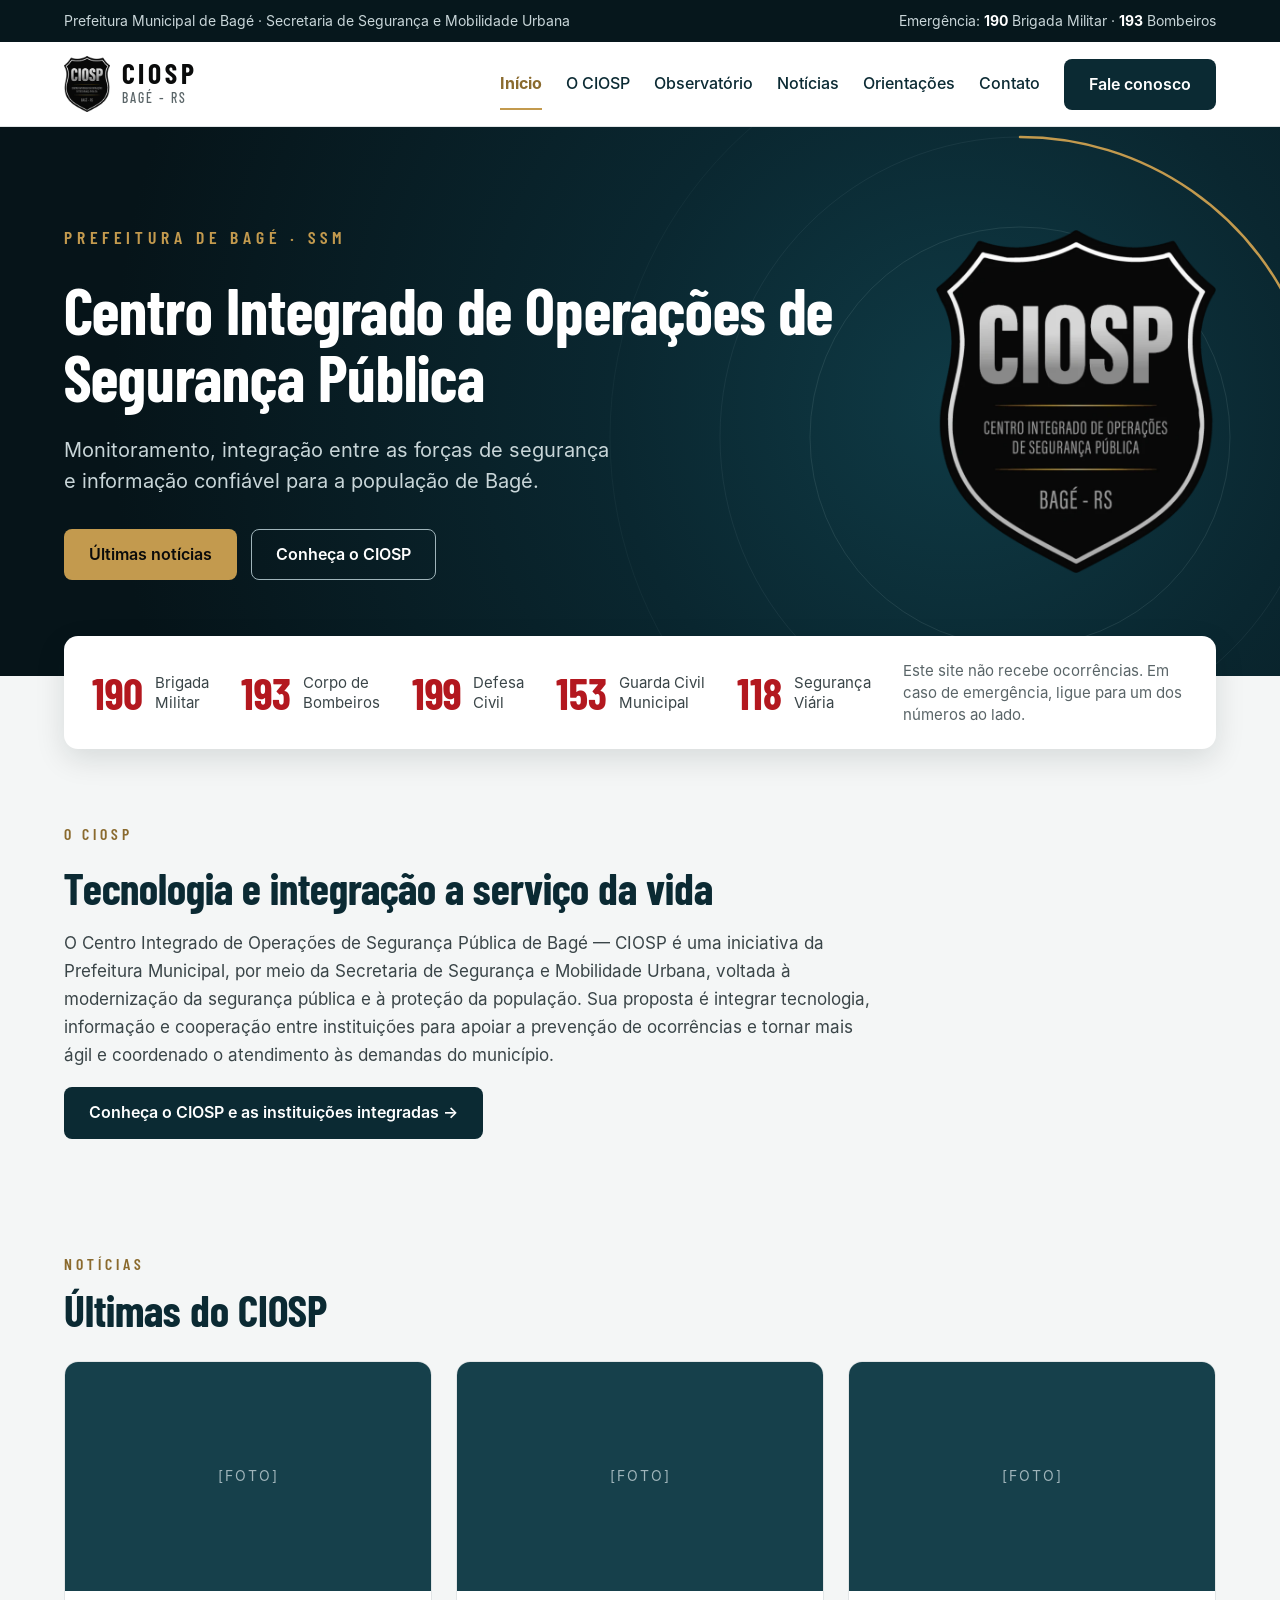
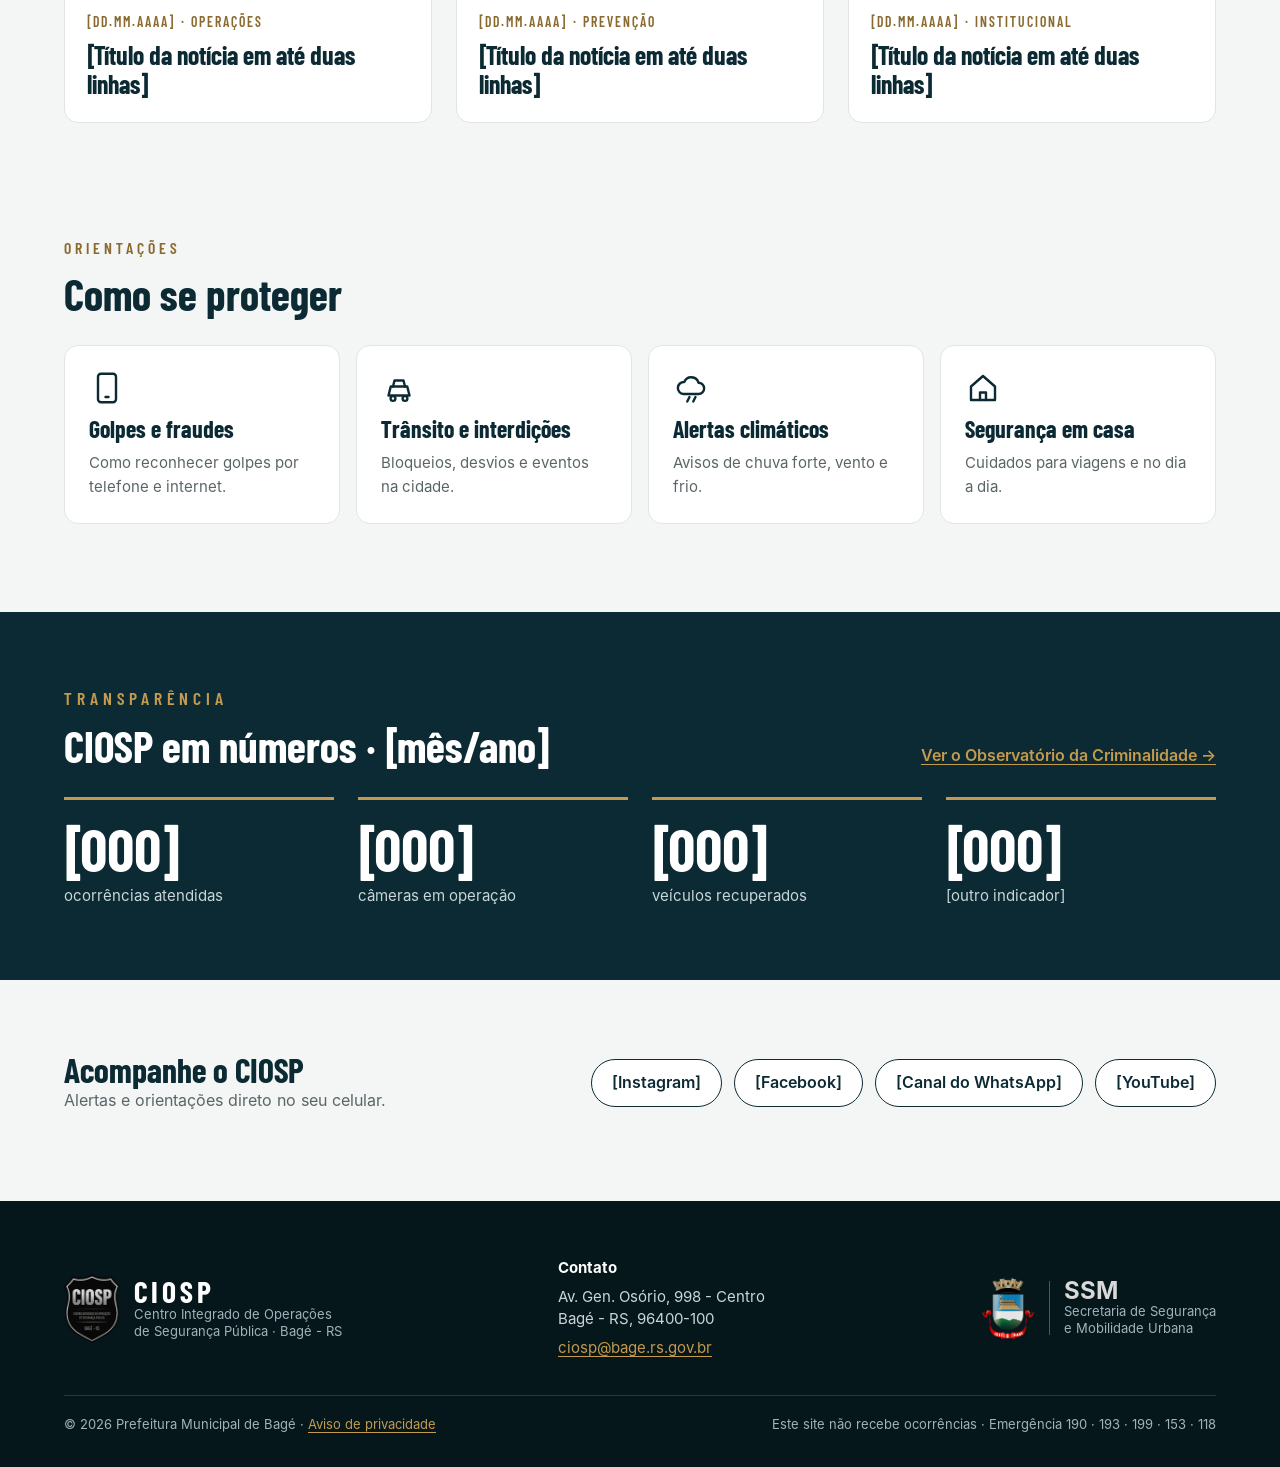
<file: publico/index.html>
<!doctype html>
<html lang="pt-BR">
<head>
<meta charset="utf-8">
<meta name="viewport" content="width=device-width, initial-scale=1">
<title>CIOSP Bagé · Centro Integrado de Operações de Segurança Pública</title>
<meta name="description" content="Centro Integrado de Operações de Segurança Pública de Bagé: notícias, orientações, telefones de emergência e o Observatório da Criminalidade.">
<meta name="theme-color" content="#0B2A33">
<meta name="referrer" content="strict-origin-when-cross-origin">
<meta property="og:title" content="CIOSP Bagé · Centro Integrado de Operações de Segurança Pública">
<meta property="og:description" content="Centro Integrado de Operações de Segurança Pública de Bagé: notícias, orientações, telefones de emergência e o Observatório da Criminalidade.">
<meta property="og:type" content="website">
<meta property="og:locale" content="pt_BR">
<link rel="icon" href="favicon.ico" sizes="48x48">
<link rel="apple-touch-icon" href="assets/img/apple-touch-icon.png">
<link rel="preload" href="assets/fonts/barlow-condensed-700.woff" as="font" type="font/woff" crossorigin>
<link rel="preload" href="assets/fonts/inter-400.woff" as="font" type="font/woff" crossorigin>
<link rel="stylesheet" href="assets/css/site.css?v=54d24e4b19">
</head>
<body>
<a class="pular" href="#conteudo">Pular para o conteúdo</a>

<div class="faixa-topo">
<div class="container">
<span>Prefeitura Municipal de Bagé · Secretaria de Segurança e Mobilidade Urbana</span>
<span>Emergência: <a href="tel:190"><strong>190</strong></a> Brigada Militar · <a href="tel:193"><strong>193</strong></a> Bombeiros</span>
</div>
</div>

<header class="cabecalho">
<div class="container">
<a class="marca" href="index.html">
<img src="assets/img/escudo-ciosp-pequeno.webp" width="46" height="56" alt="">
<span class="marca__nome"><span class="marca__sigla">CIOSP</span><span class="marca__local">BAGÉ - RS</span></span>
<span class="sr-only">Página inicial do CIOSP Bagé</span>
</a>
<nav class="menu" aria-label="Principal">
<ul>
<li><a href="index.html" aria-current="page">Início</a></li>
<li><a href="o-ciosp.html">O CIOSP</a></li>
<li><a href="observatorio.html">Observatório</a></li>
<li><a href="index.html#noticias">Notícias</a></li>
<li><a href="index.html#orientacoes">Orientações</a></li>
<li><a href="#contato">Contato</a></li>
</ul>
</nav>
<a class="botao botao--escuro" href="mailto:ciosp@bage.rs.gov.br">Fale conosco</a>
</div>
</header>

<main id="conteudo">
<section class="heroi" aria-labelledby="titulo-inicio">
<svg class="heroi__radar" viewBox="0 0 1200 620" aria-hidden="true" focusable="false">
<g fill="none" stroke="#9FB4BA"><circle cx="820" cy="310" r="210" stroke-opacity="0.14"/><circle cx="820" cy="310" r="300" stroke-opacity="0.09"/><circle cx="820" cy="310" r="410" stroke-opacity="0.06"/></g>
<path d="M820 10 A300 300 0 0 1 1102 207" fill="none" stroke="#C39A4E" stroke-width="2.5" stroke-linecap="round"/>
<circle cx="1102" cy="207" r="6" fill="#C39A4E"/>
</svg>
<div class="container heroi__conteudo">
<div class="heroi__texto">
<span class="etiqueta etiqueta--clara">Prefeitura de Bagé · SSM</span>
<h1 id="titulo-inicio">Centro Integrado de Operações de Segurança Pública</h1>
<p class="heroi__lead">Monitoramento, integração entre as forças de segurança e informação confiável para a população de Bagé.</p>
<div class="heroi__acoes">
<a class="botao botao--dourado" href="#noticias">Últimas notícias</a>
<a class="botao botao--contorno-claro" href="o-ciosp.html">Conheça o CIOSP</a>
</div>
</div>
<div class="heroi__escudo"><img src="assets/img/escudo-ciosp.webp" width="300" height="367" alt="Escudo do CIOSP Bagé"></div>
</div>
</section>

<section class="container flutuante" aria-labelledby="titulo-emergencia">
<h2 class="sr-only" id="titulo-emergencia">Telefones de emergência</h2>
<div class="cartao-flutuante">
<a class="emergencia" href="tel:190"><span class="emergencia__numero">190</span><span class="emergencia__nome">Brigada<br>Militar</span></a>
<a class="emergencia" href="tel:193"><span class="emergencia__numero">193</span><span class="emergencia__nome">Corpo de<br>Bombeiros</span></a>
<a class="emergencia" href="tel:199"><span class="emergencia__numero">199</span><span class="emergencia__nome">Defesa<br>Civil</span></a>
<a class="emergencia" href="tel:153"><span class="emergencia__numero">153</span><span class="emergencia__nome">Guarda Civil<br>Municipal</span></a>
<a class="emergencia" href="tel:118"><span class="emergencia__numero">118</span><span class="emergencia__nome">Segurança<br>Viária</span></a>
<p class="emergencia__aviso">Este site não recebe ocorrências. Em caso de emergência, ligue para um dos números ao lado.</p>
</div>
</section>

<section class="container secao" aria-labelledby="titulo-sobre">
<div class="sobre-resumo">
<span class="etiqueta">O CIOSP</span>
<h2 class="h2-grande" id="titulo-sobre">Tecnologia e integração a serviço da vida</h2>
<div class="texto-corrido"><p>O Centro Integrado de Operações de Segurança Pública de Bagé — CIOSP é uma iniciativa da Prefeitura Municipal, por meio da Secretaria de Segurança e Mobilidade Urbana, voltada à modernização da segurança pública e à proteção da população. Sua proposta é integrar tecnologia, informação e cooperação entre instituições para apoiar a prevenção de ocorrências e tornar mais ágil e coordenado o atendimento às demandas do município.</p></div>
<a class="botao botao--escuro" href="o-ciosp.html">Conheça o CIOSP e as instituições integradas →</a>
</div>
</section>

<section class="container secao" id="noticias" aria-labelledby="titulo-noticias">
<div class="secao__cabeca"><div><span class="etiqueta">Notícias</span><h2 class="h2-grande" id="titulo-noticias">Últimas do CIOSP</h2></div></div>
<ul class="grade-3">
<li class="noticia"><div class="noticia__foto">[FOTO]</div><div class="noticia__texto"><span class="noticia__meta">[DD.MM.AAAA] · OPERAÇÕES</span><span class="noticia__titulo">[Título da notícia em até duas linhas]</span></div></li>
<li class="noticia"><div class="noticia__foto">[FOTO]</div><div class="noticia__texto"><span class="noticia__meta">[DD.MM.AAAA] · PREVENÇÃO</span><span class="noticia__titulo">[Título da notícia em até duas linhas]</span></div></li>
<li class="noticia"><div class="noticia__foto">[FOTO]</div><div class="noticia__texto"><span class="noticia__meta">[DD.MM.AAAA] · INSTITUCIONAL</span><span class="noticia__titulo">[Título da notícia em até duas linhas]</span></div></li>
</ul>
</section>

<section class="container secao secao--ultima" id="orientacoes" aria-labelledby="titulo-orientacoes">
<div class="secao__cabeca"><div><span class="etiqueta">Orientações</span><h2 class="h2-grande" id="titulo-orientacoes">Como se proteger</h2></div></div>
<ul class="grade-4">
<li class="orientacao"><svg viewBox="0 0 24 24" fill="none" stroke-width="1.6" stroke-linecap="round" stroke-linejoin="round" aria-hidden="true" focusable="false"><rect x="6" y="2.5" width="12" height="19" rx="2"/><path d="M11 18h2"/></svg><h3>Golpes e fraudes</h3><p>Como reconhecer golpes por telefone e internet.</p></li>
<li class="orientacao"><svg viewBox="0 0 24 24" fill="none" stroke-width="1.6" stroke-linecap="round" stroke-linejoin="round" aria-hidden="true" focusable="false"><path d="M5 17h14l-1.5-6h-11z"/><circle cx="8" cy="19" r="1.6"/><circle cx="16" cy="19" r="1.6"/><path d="M8 11l1-4h6l1 4"/></svg><h3>Trânsito e interdições</h3><p>Bloqueios, desvios e eventos na cidade.</p></li>
<li class="orientacao"><svg viewBox="0 0 24 24" fill="none" stroke-width="1.6" stroke-linecap="round" stroke-linejoin="round" aria-hidden="true" focusable="false"><path d="M7 16a4 4 0 0 1 .5-8A5 5 0 0 1 17 8.5a3.5 3.5 0 0 1 0 7.5z"/><path d="M11 18l-1.5 3M15 18l-1.5 3"/></svg><h3>Alertas climáticos</h3><p>Avisos de chuva forte, vento e frio.</p></li>
<li class="orientacao"><svg viewBox="0 0 24 24" fill="none" stroke-width="1.6" stroke-linecap="round" stroke-linejoin="round" aria-hidden="true" focusable="false"><path d="M4 11l8-7 8 7v9H4z"/><path d="M10 20v-5h4v5"/></svg><h3>Segurança em casa</h3><p>Cuidados para viagens e no dia a dia.</p></li>
</ul>
</section>

<section class="numeros" aria-labelledby="titulo-numeros">
<div class="container">
<div class="secao__cabeca"><div><span class="etiqueta etiqueta--clara">Transparência</span><h2 id="titulo-numeros">CIOSP em números · [mês/ano]</h2></div>
<a href="observatorio.html">Ver o Observatório da Criminalidade →</a></div>
<ul class="grade-numeros">
<li class="numero"><span class="numero__valor">[000]</span><span class="numero__rotulo">ocorrências atendidas</span></li>
<li class="numero"><span class="numero__valor">[000]</span><span class="numero__rotulo">câmeras em operação</span></li>
<li class="numero"><span class="numero__valor">[000]</span><span class="numero__rotulo">veículos recuperados</span></li>
<li class="numero"><span class="numero__valor">[000]</span><span class="numero__rotulo">[outro indicador]</span></li>
</ul>
</div>
</section>

<section class="container secao secao--ultima" aria-labelledby="titulo-canais">
<div class="canais">
<div><h2 id="titulo-canais">Acompanhe o CIOSP</h2><p>Alertas e orientações direto no seu celular.</p></div>
<ul class="canais__lista">
<li class="canal">[Instagram]</li><li class="canal">[Facebook]</li><li class="canal">[Canal do WhatsApp]</li><li class="canal">[YouTube]</li>
</ul>
</div>
</section>
</main>

<footer class="rodape" id="contato">
<div class="container">
<div class="rodape__blocos">
<div class="rodape__marca">
<img src="assets/img/escudo-ciosp-pequeno.webp" width="56" height="69" alt="">
<div><span class="rodape__sigla">CIOSP</span><small>Centro Integrado de Operações<br>de Segurança Pública · Bagé - RS</small></div>
</div>
<address class="rodape__contato">
<strong>Contato</strong>
<span>Av. Gen. Osório, 998 - Centro<br>Bagé - RS, 96400-100</span>
<a href="mailto:ciosp@bage.rs.gov.br">ciosp@bage.rs.gov.br</a>
</address>
<div class="rodape__ssm">
<img src="assets/img/brasao-bage.webp" width="54" height="62" alt="Brasão do Município de Bagé">
<span class="rodape__divisor" aria-hidden="true"></span>
<div><b>SSM</b><small>Secretaria de Segurança<br>e Mobilidade Urbana</small></div>
</div>
</div>
<div class="rodape__base">
<span>© 2026 Prefeitura Municipal de Bagé · <a href="privacidade.html">Aviso de privacidade</a></span>
<span>Este site não recebe ocorrências · Emergência 190 · 193 · 199 · 153 · 118</span>
</div>
</div>
</footer>
</body>
</html>
</file>
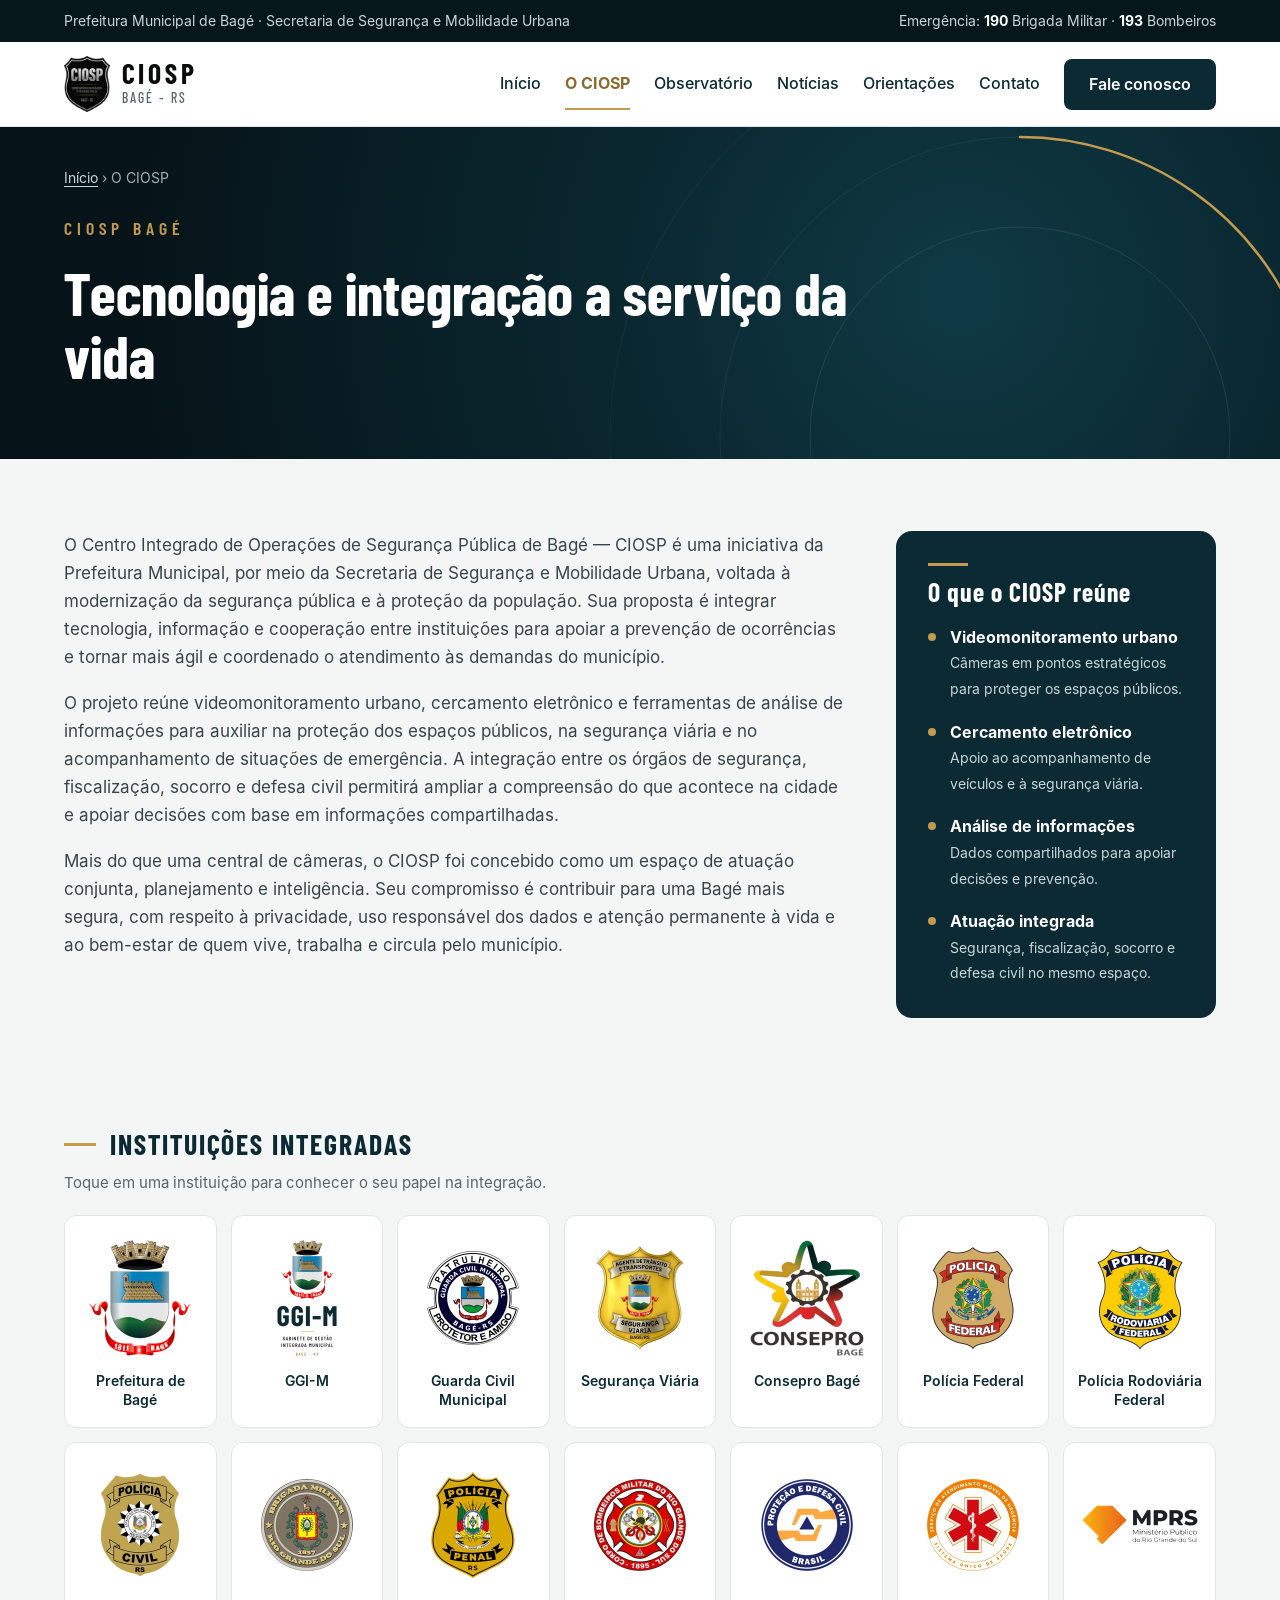
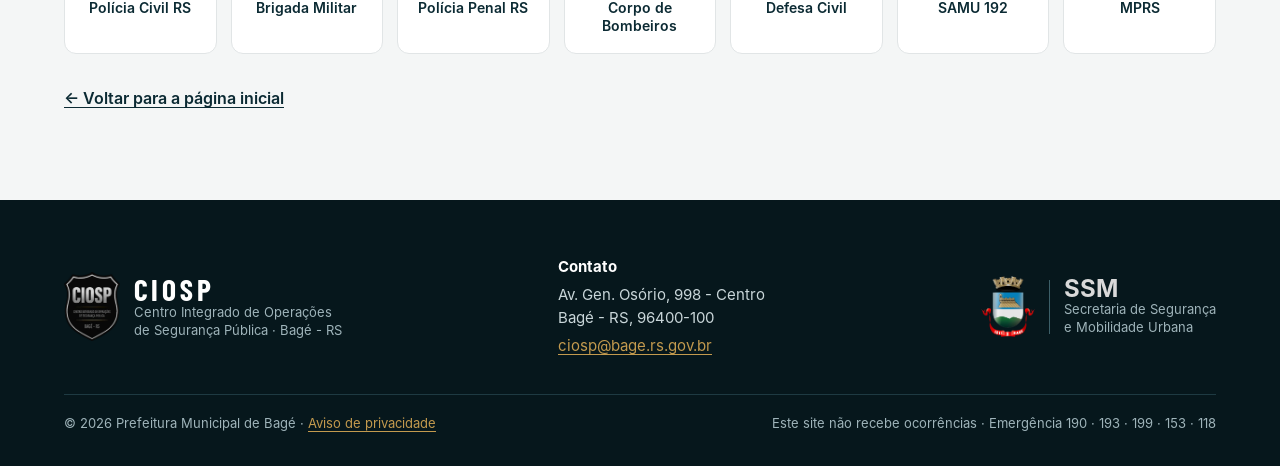
<file: publico/o-ciosp.html>
<!doctype html>
<html lang="pt-BR">
<head>
<meta charset="utf-8">
<meta name="viewport" content="width=device-width, initial-scale=1">
<title>O CIOSP · CIOSP Bagé</title>
<meta name="description" content="O que é o CIOSP Bagé e quais instituições atuam de forma integrada na segurança pública do município.">
<meta name="theme-color" content="#0B2A33">
<meta name="referrer" content="strict-origin-when-cross-origin">
<meta property="og:title" content="O CIOSP · CIOSP Bagé">
<meta property="og:description" content="O que é o CIOSP Bagé e quais instituições atuam de forma integrada na segurança pública do município.">
<meta property="og:type" content="website">
<meta property="og:locale" content="pt_BR">
<link rel="icon" href="favicon.ico" sizes="48x48">
<link rel="apple-touch-icon" href="assets/img/apple-touch-icon.png">
<link rel="preload" href="assets/fonts/barlow-condensed-700.woff" as="font" type="font/woff" crossorigin>
<link rel="preload" href="assets/fonts/inter-400.woff" as="font" type="font/woff" crossorigin>
<link rel="stylesheet" href="assets/css/site.css?v=54d24e4b19">
</head>
<body>
<a class="pular" href="#conteudo">Pular para o conteúdo</a>

<div class="faixa-topo">
<div class="container">
<span>Prefeitura Municipal de Bagé · Secretaria de Segurança e Mobilidade Urbana</span>
<span>Emergência: <a href="tel:190"><strong>190</strong></a> Brigada Militar · <a href="tel:193"><strong>193</strong></a> Bombeiros</span>
</div>
</div>

<header class="cabecalho">
<div class="container">
<a class="marca" href="index.html">
<img src="assets/img/escudo-ciosp-pequeno.webp" width="46" height="56" alt="">
<span class="marca__nome"><span class="marca__sigla">CIOSP</span><span class="marca__local">BAGÉ - RS</span></span>
<span class="sr-only">Página inicial do CIOSP Bagé</span>
</a>
<nav class="menu" aria-label="Principal">
<ul>
<li><a href="index.html">Início</a></li>
<li><a href="o-ciosp.html" aria-current="page">O CIOSP</a></li>
<li><a href="observatorio.html">Observatório</a></li>
<li><a href="index.html#noticias">Notícias</a></li>
<li><a href="index.html#orientacoes">Orientações</a></li>
<li><a href="#contato">Contato</a></li>
</ul>
</nav>
<a class="botao botao--escuro" href="mailto:ciosp@bage.rs.gov.br">Fale conosco</a>
</div>
</header>

<main id="conteudo">
<section class="heroi heroi--interna" aria-labelledby="titulo-ciosp">
<svg class="heroi__radar" viewBox="0 0 1200 620" aria-hidden="true" focusable="false">
<g fill="none" stroke="#9FB4BA"><circle cx="820" cy="310" r="210" stroke-opacity="0.14"/><circle cx="820" cy="310" r="300" stroke-opacity="0.09"/><circle cx="820" cy="310" r="410" stroke-opacity="0.06"/></g>
<path d="M820 10 A300 300 0 0 1 1102 207" fill="none" stroke="#C39A4E" stroke-width="2.5" stroke-linecap="round"/>
<circle cx="1102" cy="207" r="6" fill="#C39A4E"/>
</svg>
<div class="container heroi__conteudo">
<nav class="trilha" aria-label="Você está em"><a href="index.html">Início</a> <span aria-hidden="true">›</span> O CIOSP</nav>
<div class="heroi__texto">
<span class="etiqueta etiqueta--clara">CIOSP Bagé</span>
<h1 id="titulo-ciosp">Tecnologia e integração a serviço da vida</h1>
</div>
</div>
</section>

<section class="container secao" aria-label="Apresentação">
<div class="duas-colunas">
<div class="texto-corrido"><p>O Centro Integrado de Operações de Segurança Pública de Bagé — CIOSP é uma iniciativa da Prefeitura Municipal, por meio da Secretaria de Segurança e Mobilidade Urbana, voltada à modernização da segurança pública e à proteção da população. Sua proposta é integrar tecnologia, informação e cooperação entre instituições para apoiar a prevenção de ocorrências e tornar mais ágil e coordenado o atendimento às demandas do município.</p><p>O projeto reúne videomonitoramento urbano, cercamento eletrônico e ferramentas de análise de informações para auxiliar na proteção dos espaços públicos, na segurança viária e no acompanhamento de situações de emergência. A integração entre os órgãos de segurança, fiscalização, socorro e defesa civil permitirá ampliar a compreensão do que acontece na cidade e apoiar decisões com base em informações compartilhadas.</p><p>Mais do que uma central de câmeras, o CIOSP foi concebido como um espaço de atuação conjunta, planejamento e inteligência. Seu compromisso é contribuir para uma Bagé mais segura, com respeito à privacidade, uso responsável dos dados e atenção permanente à vida e ao bem-estar de quem vive, trabalha e circula pelo município.</p></div>
<aside class="quadro-escuro" aria-labelledby="titulo-reune"><h2 id="titulo-reune">O que o CIOSP reúne</h2><ul class="pilares">
<li><div><strong>Videomonitoramento urbano</strong><span>Câmeras em pontos estratégicos para proteger os espaços públicos.</span></div></li>
<li><div><strong>Cercamento eletrônico</strong><span>Apoio ao acompanhamento de veículos e à segurança viária.</span></div></li>
<li><div><strong>Análise de informações</strong><span>Dados compartilhados para apoiar decisões e prevenção.</span></div></li>
<li><div><strong>Atuação integrada</strong><span>Segurança, fiscalização, socorro e defesa civil no mesmo espaço.</span></div></li>
</ul></aside>
</div>
</section>

<section class="container secao secao--ultima" aria-labelledby="titulo-instituicoes">
<div class="titulo-secao"><h2 id="titulo-instituicoes">Instituições integradas</h2></div>
<p class="mosaico__dica">Toque em uma instituição para conhecer o seu papel na integração.</p>
<ul class="mosaico">
<li><button class="inst" type="button" popovertarget="inst-prefeitura-bage"><img src="assets/img/instituicoes/prefeitura-bage.webp?v=359fcde5b0" width="120" height="120" alt="" loading="lazy"><span>Prefeitura de Bagé</span><span class="sr-only">: Prefeitura Municipal de Bagé, saiba mais</span></button><div class="inst-pop" id="inst-prefeitura-bage" popover role="dialog" aria-labelledby="inst-prefeitura-bage-t"><button class="inst-pop__fechar" type="button" popovertarget="inst-prefeitura-bage" popovertargetaction="hide"><span aria-hidden="true">×</span><span class="sr-only">Fechar</span></button><img class="inst-pop__logo" src="assets/img/instituicoes/prefeitura-bage.webp?v=359fcde5b0" width="140" height="140" alt="" loading="lazy"><h3 id="inst-prefeitura-bage-t">Prefeitura Municipal de Bagé</h3><span class="inst-pop__filete" aria-hidden="true"></span><p>Bagé, fundada em 1811, é a responsável pelo CIOSP por meio da Secretaria de Segurança e Mobilidade Urbana.</p><h4>Na integração do CIOSP</h4><p>Coordena o centro, oferece a estrutura de videomonitoramento e aproxima as instituições para que trabalhem juntas em favor da população.</p></div></li>
<li><button class="inst" type="button" popovertarget="inst-ggi-m"><img src="assets/img/instituicoes/ggi-m.webp?v=af0d0ed165" width="120" height="120" alt="" loading="lazy"><span>GGI-M</span><span class="sr-only">: Gabinete de Gestão Integrada Municipal · GGI-M, saiba mais</span></button><div class="inst-pop" id="inst-ggi-m" popover role="dialog" aria-labelledby="inst-ggi-m-t"><button class="inst-pop__fechar" type="button" popovertarget="inst-ggi-m" popovertargetaction="hide"><span aria-hidden="true">×</span><span class="sr-only">Fechar</span></button><img class="inst-pop__logo" src="assets/img/instituicoes/ggi-m.webp?v=af0d0ed165" width="140" height="140" alt="" loading="lazy"><h3 id="inst-ggi-m-t">Gabinete de Gestão Integrada Municipal · GGI-M</h3><span class="inst-pop__filete" aria-hidden="true"></span><p>O Gabinete de Gestão Integrada Municipal é o espaço onde os órgãos de segurança de Bagé se reúnem para planejar ações conjuntas.</p><h4>Na integração do CIOSP</h4><p>É no GGI-M que as prioridades são definidas em conjunto e transformadas em ações coordenadas no CIOSP.</p></div></li>
<li><button class="inst" type="button" popovertarget="inst-guarda-civil-municipal"><img src="assets/img/instituicoes/guarda-civil-municipal.webp?v=3af9537433" width="120" height="120" alt="" loading="lazy"><span>Guarda Civil Municipal</span><span class="sr-only">: Guarda Civil Municipal, saiba mais</span></button><div class="inst-pop" id="inst-guarda-civil-municipal" popover role="dialog" aria-labelledby="inst-guarda-civil-municipal-t"><button class="inst-pop__fechar" type="button" popovertarget="inst-guarda-civil-municipal" popovertargetaction="hide"><span aria-hidden="true">×</span><span class="sr-only">Fechar</span></button><img class="inst-pop__logo" src="assets/img/instituicoes/guarda-civil-municipal.webp?v=3af9537433" width="140" height="140" alt="" loading="lazy"><h3 id="inst-guarda-civil-municipal-t">Guarda Civil Municipal</h3><span class="inst-pop__filete" aria-hidden="true"></span><p>Força de segurança do município, regida pelo Estatuto Geral das Guardas Municipais (Lei nº 13.022/2014). Protege bens, serviços e espaços públicos e faz patrulhamento preventivo.</p><h4>Na integração do CIOSP</h4><p>Acompanha as imagens do centro e chega rápido aos locais onde a presença preventiva faz diferença. Atendimento pelo 153.</p></div></li>
<li><button class="inst" type="button" popovertarget="inst-seguranca-viaria"><img src="assets/img/instituicoes/seguranca-viaria.webp?v=c445d51331" width="120" height="120" alt="" loading="lazy"><span>Segurança Viária</span><span class="sr-only">: Segurança Viária · Agentes de Trânsito, saiba mais</span></button><div class="inst-pop" id="inst-seguranca-viaria" popover role="dialog" aria-labelledby="inst-seguranca-viaria-t"><button class="inst-pop__fechar" type="button" popovertarget="inst-seguranca-viaria" popovertargetaction="hide"><span aria-hidden="true">×</span><span class="sr-only">Fechar</span></button><img class="inst-pop__logo" src="assets/img/instituicoes/seguranca-viaria.webp?v=c445d51331" width="140" height="140" alt="" loading="lazy"><h3 id="inst-seguranca-viaria-t">Segurança Viária · Agentes de Trânsito</h3><span class="inst-pop__filete" aria-hidden="true"></span><p>Os Agentes de Trânsito e Transportes fiscalizam, organizam e educam para o trânsito no município, conforme o Código de Trânsito Brasileiro.</p><h4>Na integração do CIOSP</h4><p>Usa o monitoramento para agir em acidentes, bloqueios e grandes eventos, deixando o trânsito mais seguro e fluido. Atendimento pelo 118.</p></div></li>
<li><button class="inst" type="button" popovertarget="inst-consepro-bage"><img src="assets/img/instituicoes/consepro-bage.webp?v=a380c01c6f" width="120" height="120" alt="" loading="lazy"><span>Consepro Bagé</span><span class="sr-only">: Consepro Bagé, saiba mais</span></button><div class="inst-pop" id="inst-consepro-bage" popover role="dialog" aria-labelledby="inst-consepro-bage-t"><button class="inst-pop__fechar" type="button" popovertarget="inst-consepro-bage" popovertargetaction="hide"><span aria-hidden="true">×</span><span class="sr-only">Fechar</span></button><img class="inst-pop__logo" src="assets/img/instituicoes/consepro-bage.webp?v=a380c01c6f" width="140" height="140" alt="" loading="lazy"><h3 id="inst-consepro-bage-t">Consepro Bagé</h3><span class="inst-pop__filete" aria-hidden="true"></span><p>O Conselho Comunitário Pró-Segurança Pública é uma entidade da sociedade civil que apoia as forças de segurança e aproxima a comunidade do tema.</p><h4>Na integração do CIOSP</h4><p>Leva ao CIOSP a voz dos moradores e ajuda a fortalecer a parceria entre a população e as instituições.</p></div></li>
<li><button class="inst" type="button" popovertarget="inst-policia-federal"><img src="assets/img/instituicoes/policia-federal.webp?v=6f1630b59d" width="120" height="120" alt="" loading="lazy"><span>Polícia Federal</span><span class="sr-only">: Polícia Federal, saiba mais</span></button><div class="inst-pop" id="inst-policia-federal" popover role="dialog" aria-labelledby="inst-policia-federal-t"><button class="inst-pop__fechar" type="button" popovertarget="inst-policia-federal" popovertargetaction="hide"><span aria-hidden="true">×</span><span class="sr-only">Fechar</span></button><img class="inst-pop__logo" src="assets/img/instituicoes/policia-federal.webp?v=6f1630b59d" width="140" height="140" alt="" loading="lazy"><h3 id="inst-policia-federal-t">Polícia Federal</h3><span class="inst-pop__filete" aria-hidden="true"></span><p>Polícia judiciária da União, responsável por investigar crimes federais e atuar no controle de fronteiras e imigração.</p><h4>Na integração do CIOSP</h4><p>Soma conhecimento e informações às ações integradas, em especial nas questões ligadas à fronteira e aos crimes federais.</p></div></li>
<li><button class="inst" type="button" popovertarget="inst-policia-rodoviaria-federal"><img src="assets/img/instituicoes/policia-rodoviaria-federal.webp?v=105d34d7d4" width="120" height="120" alt="" loading="lazy"><span>Polícia Rodoviária Federal</span><span class="sr-only">: Polícia Rodoviária Federal, saiba mais</span></button><div class="inst-pop" id="inst-policia-rodoviaria-federal" popover role="dialog" aria-labelledby="inst-policia-rodoviaria-federal-t"><button class="inst-pop__fechar" type="button" popovertarget="inst-policia-rodoviaria-federal" popovertargetaction="hide"><span aria-hidden="true">×</span><span class="sr-only">Fechar</span></button><img class="inst-pop__logo" src="assets/img/instituicoes/policia-rodoviaria-federal.webp?v=105d34d7d4" width="140" height="140" alt="" loading="lazy"><h3 id="inst-policia-rodoviaria-federal-t">Polícia Rodoviária Federal</h3><span class="inst-pop__filete" aria-hidden="true"></span><p>Responsável pelo patrulhamento e pela fiscalização das rodovias federais.</p><h4>Na integração do CIOSP</h4><p>Integra as informações das rodovias que cortam o município às ações do centro.</p></div></li>
<li><button class="inst" type="button" popovertarget="inst-policia-civil-rs"><img src="assets/img/instituicoes/policia-civil-rs.webp?v=a9e2d4b9a9" width="120" height="120" alt="" loading="lazy"><span>Polícia Civil RS</span><span class="sr-only">: Polícia Civil RS, saiba mais</span></button><div class="inst-pop" id="inst-policia-civil-rs" popover role="dialog" aria-labelledby="inst-policia-civil-rs-t"><button class="inst-pop__fechar" type="button" popovertarget="inst-policia-civil-rs" popovertargetaction="hide"><span aria-hidden="true">×</span><span class="sr-only">Fechar</span></button><img class="inst-pop__logo" src="assets/img/instituicoes/policia-civil-rs.webp?v=a9e2d4b9a9" width="140" height="140" alt="" loading="lazy"><h3 id="inst-policia-civil-rs-t">Polícia Civil RS</h3><span class="inst-pop__filete" aria-hidden="true"></span><p>Polícia judiciária do Estado: registra ocorrências, investiga crimes e conduz os inquéritos policiais.</p><h4>Na integração do CIOSP</h4><p>Informações e imagens obtidas de forma integrada ajudam a esclarecer crimes com mais agilidade.</p></div></li>
<li><button class="inst" type="button" popovertarget="inst-brigada-militar"><img src="assets/img/instituicoes/brigada-militar.webp?v=fc5308bd4b" width="120" height="120" alt="" loading="lazy"><span>Brigada Militar</span><span class="sr-only">: Brigada Militar, saiba mais</span></button><div class="inst-pop" id="inst-brigada-militar" popover role="dialog" aria-labelledby="inst-brigada-militar-t"><button class="inst-pop__fechar" type="button" popovertarget="inst-brigada-militar" popovertargetaction="hide"><span aria-hidden="true">×</span><span class="sr-only">Fechar</span></button><img class="inst-pop__logo" src="assets/img/instituicoes/brigada-militar.webp?v=fc5308bd4b" width="140" height="140" alt="" loading="lazy"><h3 id="inst-brigada-militar-t">Brigada Militar</h3><span class="inst-pop__filete" aria-hidden="true"></span><p>Polícia militar do Rio Grande do Sul, criada em 1837, responsável pelo policiamento ostensivo e pela preservação da ordem pública.</p><h4>Na integração do CIOSP</h4><p>Recebe apoio do monitoramento para orientar o policiamento e agilizar o atendimento das ocorrências. Emergência: 190.</p></div></li>
<li><button class="inst" type="button" popovertarget="inst-policia-penal-rs"><img src="assets/img/instituicoes/policia-penal-rs.webp?v=6e7b44059b" width="120" height="120" alt="" loading="lazy"><span>Polícia Penal RS</span><span class="sr-only">: Polícia Penal RS, saiba mais</span></button><div class="inst-pop" id="inst-policia-penal-rs" popover role="dialog" aria-labelledby="inst-policia-penal-rs-t"><button class="inst-pop__fechar" type="button" popovertarget="inst-policia-penal-rs" popovertargetaction="hide"><span aria-hidden="true">×</span><span class="sr-only">Fechar</span></button><img class="inst-pop__logo" src="assets/img/instituicoes/policia-penal-rs.webp?v=6e7b44059b" width="140" height="140" alt="" loading="lazy"><h3 id="inst-policia-penal-rs-t">Polícia Penal RS</h3><span class="inst-pop__filete" aria-hidden="true"></span><p>Responsável pela segurança dos estabelecimentos prisionais do Estado.</p><h4>Na integração do CIOSP</h4><p>Compartilha informações que contribuem para a prevenção de crimes e para a segurança de toda a comunidade.</p></div></li>
<li><button class="inst" type="button" popovertarget="inst-bombeiros-rs"><img src="assets/img/instituicoes/bombeiros-rs.webp?v=c9d7693ef8" width="120" height="120" alt="" loading="lazy"><span>Corpo de Bombeiros</span><span class="sr-only">: Corpo de Bombeiros Militar, saiba mais</span></button><div class="inst-pop" id="inst-bombeiros-rs" popover role="dialog" aria-labelledby="inst-bombeiros-rs-t"><button class="inst-pop__fechar" type="button" popovertarget="inst-bombeiros-rs" popovertargetaction="hide"><span aria-hidden="true">×</span><span class="sr-only">Fechar</span></button><img class="inst-pop__logo" src="assets/img/instituicoes/bombeiros-rs.webp?v=c9d7693ef8" width="140" height="140" alt="" loading="lazy"><h3 id="inst-bombeiros-rs-t">Corpo de Bombeiros Militar</h3><span class="inst-pop__filete" aria-hidden="true"></span><p>O Corpo de Bombeiros Militar atua na prevenção e no combate a incêndios, em salvamentos e no atendimento a emergências.</p><h4>Na integração do CIOSP</h4><p>As imagens e a comunicação integrada ajudam a localizar ocorrências e a planejar a resposta. Emergência: 193.</p></div></li>
<li><button class="inst" type="button" popovertarget="inst-defesa-civil"><img src="assets/img/instituicoes/defesa-civil.webp?v=17cb70f82a" width="120" height="120" alt="" loading="lazy"><span>Defesa Civil</span><span class="sr-only">: Defesa Civil, saiba mais</span></button><div class="inst-pop" id="inst-defesa-civil" popover role="dialog" aria-labelledby="inst-defesa-civil-t"><button class="inst-pop__fechar" type="button" popovertarget="inst-defesa-civil" popovertargetaction="hide"><span aria-hidden="true">×</span><span class="sr-only">Fechar</span></button><img class="inst-pop__logo" src="assets/img/instituicoes/defesa-civil.webp?v=17cb70f82a" width="140" height="140" alt="" loading="lazy"><h3 id="inst-defesa-civil-t">Defesa Civil</h3><span class="inst-pop__filete" aria-hidden="true"></span><p>Atua na prevenção, na preparação e na resposta a desastres, conforme o Sistema Nacional de Proteção e Defesa Civil (Lei nº 12.608/2012).</p><h4>Na integração do CIOSP</h4><p>Acompanha situações de risco, como temporais e cheias, e emite alertas à população com apoio do centro. Atendimento pelo 199.</p></div></li>
<li><button class="inst" type="button" popovertarget="inst-samu-192"><img src="assets/img/instituicoes/samu-192.webp?v=37bb056cdf" width="120" height="120" alt="" loading="lazy"><span>SAMU 192</span><span class="sr-only">: SAMU 192, saiba mais</span></button><div class="inst-pop" id="inst-samu-192" popover role="dialog" aria-labelledby="inst-samu-192-t"><button class="inst-pop__fechar" type="button" popovertarget="inst-samu-192" popovertargetaction="hide"><span aria-hidden="true">×</span><span class="sr-only">Fechar</span></button><img class="inst-pop__logo" src="assets/img/instituicoes/samu-192.webp?v=37bb056cdf" width="140" height="140" alt="" loading="lazy"><h3 id="inst-samu-192-t">SAMU 192</h3><span class="inst-pop__filete" aria-hidden="true"></span><p>O Serviço de Atendimento Móvel de Urgência presta atendimento pré-hospitalar pelo SUS, acionado gratuitamente pelo 192.</p><h4>Na integração do CIOSP</h4><p>A integração com as demais forças agiliza o socorro às vítimas e o acesso aos locais de atendimento.</p></div></li>
<li><button class="inst" type="button" popovertarget="inst-mprs"><img src="assets/img/instituicoes/mprs.webp?v=a737281711" width="120" height="120" alt="" loading="lazy"><span>MPRS</span><span class="sr-only">: Ministério Público do RS, saiba mais</span></button><div class="inst-pop" id="inst-mprs" popover role="dialog" aria-labelledby="inst-mprs-t"><button class="inst-pop__fechar" type="button" popovertarget="inst-mprs" popovertargetaction="hide"><span aria-hidden="true">×</span><span class="sr-only">Fechar</span></button><img class="inst-pop__logo" src="assets/img/instituicoes/mprs.webp?v=a737281711" width="140" height="140" alt="" loading="lazy"><h3 id="inst-mprs-t">Ministério Público do RS</h3><span class="inst-pop__filete" aria-hidden="true"></span><p>O Ministério Público do Rio Grande do Sul defende a ordem jurídica, o regime democrático e os interesses da sociedade, e exerce o controle externo da atividade policial.</p><h4>Na integração do CIOSP</h4><p>Acompanha a atuação integrada, contribuindo para que ela respeite a lei, a privacidade e os direitos de todos.</p></div></li>
</ul>
<a class="voltar" href="index.html">← Voltar para a página inicial</a>
</section>
</main>

<footer class="rodape" id="contato">
<div class="container">
<div class="rodape__blocos">
<div class="rodape__marca">
<img src="assets/img/escudo-ciosp-pequeno.webp" width="56" height="69" alt="">
<div><span class="rodape__sigla">CIOSP</span><small>Centro Integrado de Operações<br>de Segurança Pública · Bagé - RS</small></div>
</div>
<address class="rodape__contato">
<strong>Contato</strong>
<span>Av. Gen. Osório, 998 - Centro<br>Bagé - RS, 96400-100</span>
<a href="mailto:ciosp@bage.rs.gov.br">ciosp@bage.rs.gov.br</a>
</address>
<div class="rodape__ssm">
<img src="assets/img/brasao-bage.webp" width="54" height="62" alt="Brasão do Município de Bagé">
<span class="rodape__divisor" aria-hidden="true"></span>
<div><b>SSM</b><small>Secretaria de Segurança<br>e Mobilidade Urbana</small></div>
</div>
</div>
<div class="rodape__base">
<span>© 2026 Prefeitura Municipal de Bagé · <a href="privacidade.html">Aviso de privacidade</a></span>
<span>Este site não recebe ocorrências · Emergência 190 · 193 · 199 · 153 · 118</span>
</div>
</div>
</footer>
</body>
</html>
</file>
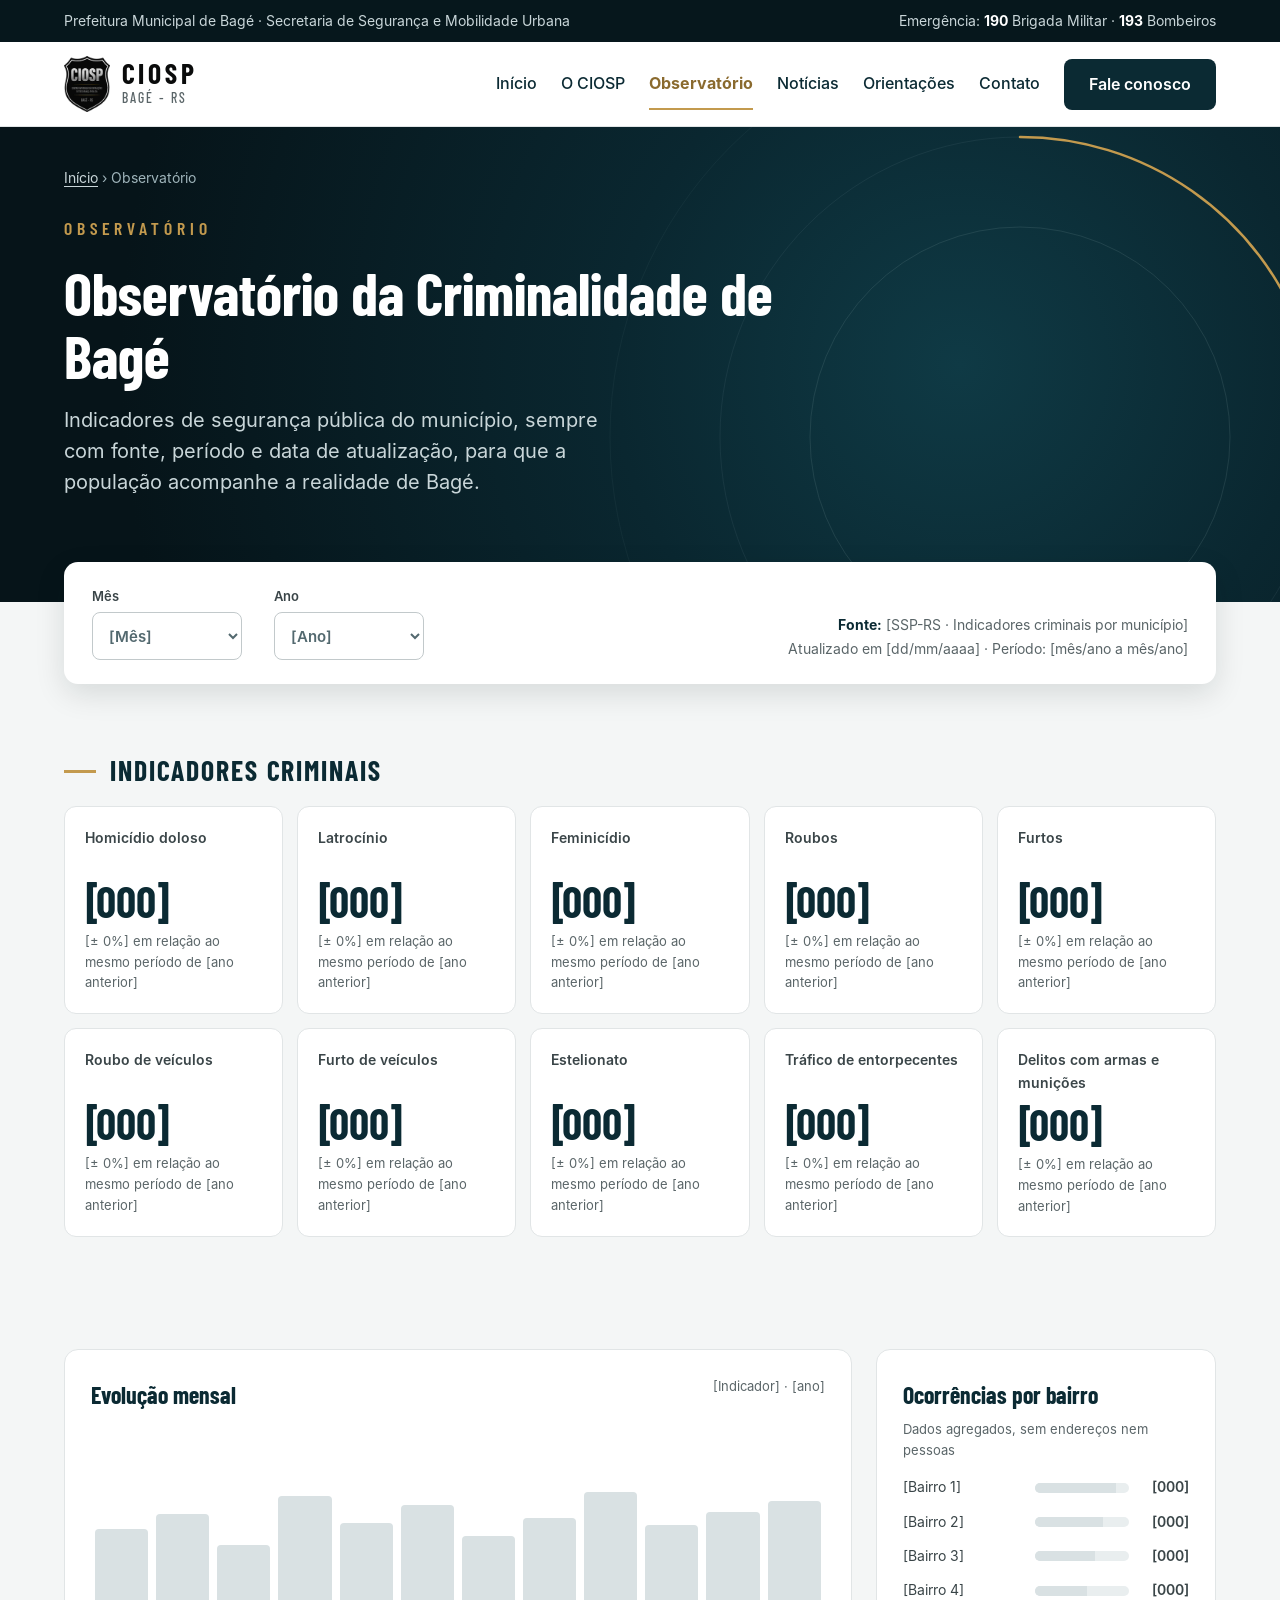
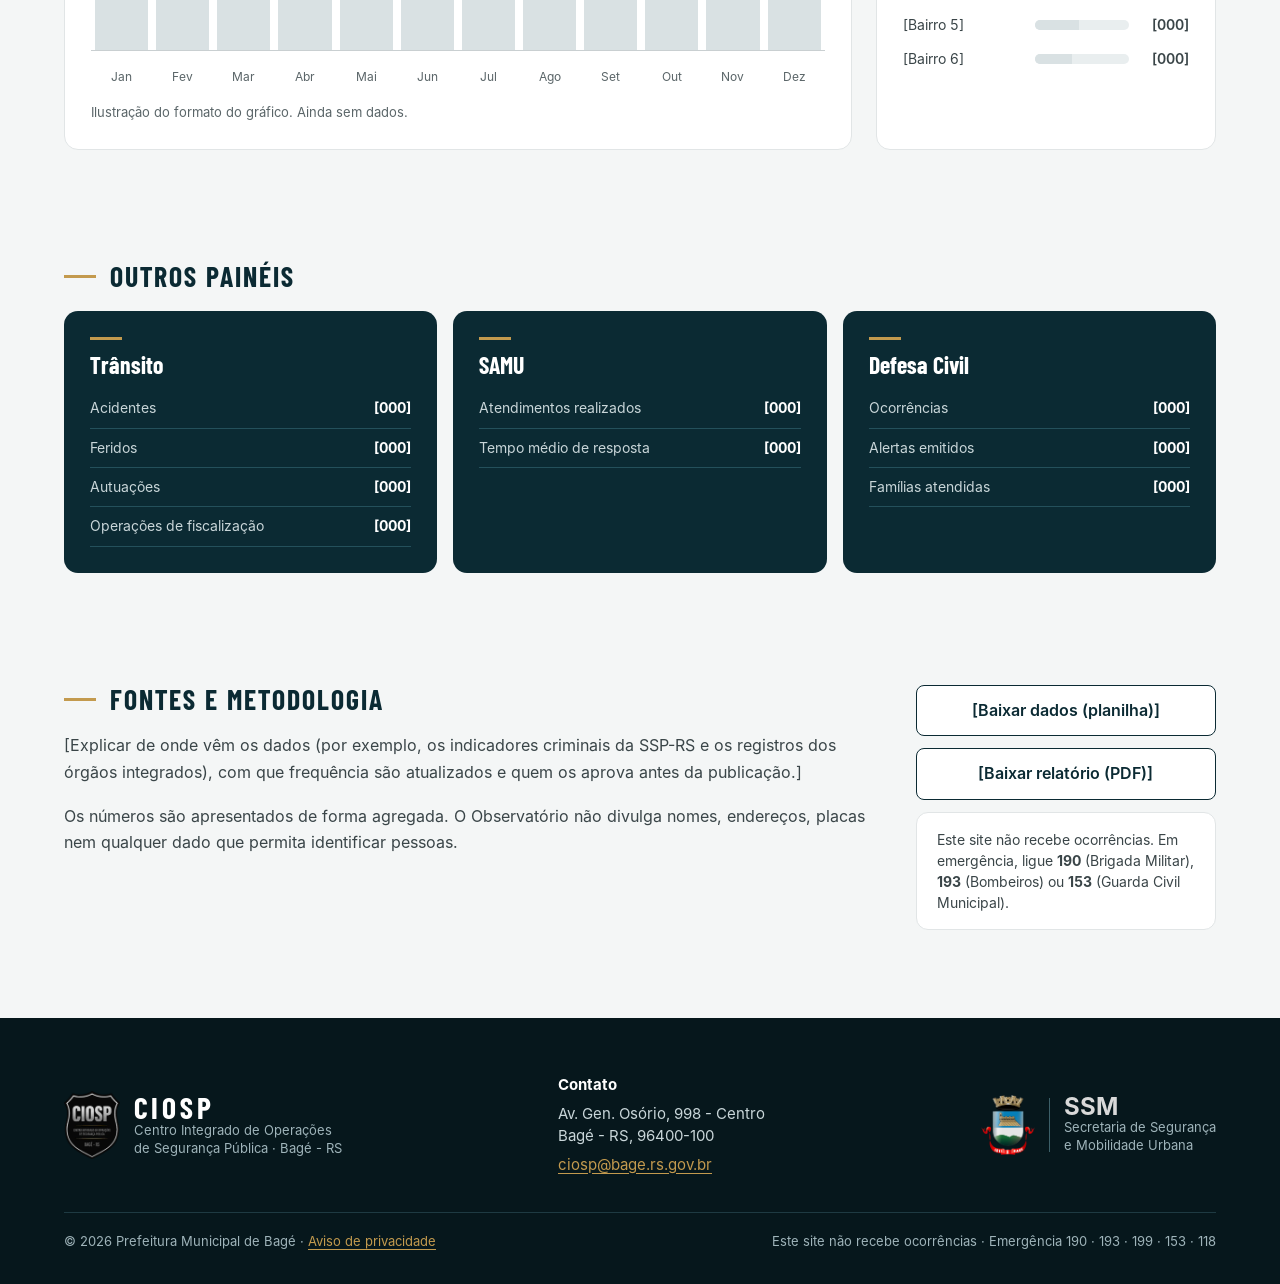
<file: publico/observatorio.html>
<!doctype html>
<html lang="pt-BR">
<head>
<meta charset="utf-8">
<meta name="viewport" content="width=device-width, initial-scale=1">
<title>Observatório da Criminalidade · CIOSP Bagé</title>
<meta name="description" content="Indicadores de segurança pública de Bagé, com fonte, período e data de atualização.">
<meta name="theme-color" content="#0B2A33">
<meta name="referrer" content="strict-origin-when-cross-origin">
<meta property="og:title" content="Observatório da Criminalidade · CIOSP Bagé">
<meta property="og:description" content="Indicadores de segurança pública de Bagé, com fonte, período e data de atualização.">
<meta property="og:type" content="website">
<meta property="og:locale" content="pt_BR">
<link rel="icon" href="favicon.ico" sizes="48x48">
<link rel="apple-touch-icon" href="assets/img/apple-touch-icon.png">
<link rel="preload" href="assets/fonts/barlow-condensed-700.woff" as="font" type="font/woff" crossorigin>
<link rel="preload" href="assets/fonts/inter-400.woff" as="font" type="font/woff" crossorigin>
<link rel="stylesheet" href="assets/css/site.css?v=54d24e4b19">
</head>
<body>
<a class="pular" href="#conteudo">Pular para o conteúdo</a>

<div class="faixa-topo">
<div class="container">
<span>Prefeitura Municipal de Bagé · Secretaria de Segurança e Mobilidade Urbana</span>
<span>Emergência: <a href="tel:190"><strong>190</strong></a> Brigada Militar · <a href="tel:193"><strong>193</strong></a> Bombeiros</span>
</div>
</div>

<header class="cabecalho">
<div class="container">
<a class="marca" href="index.html">
<img src="assets/img/escudo-ciosp-pequeno.webp" width="46" height="56" alt="">
<span class="marca__nome"><span class="marca__sigla">CIOSP</span><span class="marca__local">BAGÉ - RS</span></span>
<span class="sr-only">Página inicial do CIOSP Bagé</span>
</a>
<nav class="menu" aria-label="Principal">
<ul>
<li><a href="index.html">Início</a></li>
<li><a href="o-ciosp.html">O CIOSP</a></li>
<li><a href="observatorio.html" aria-current="page">Observatório</a></li>
<li><a href="index.html#noticias">Notícias</a></li>
<li><a href="index.html#orientacoes">Orientações</a></li>
<li><a href="#contato">Contato</a></li>
</ul>
</nav>
<a class="botao botao--escuro" href="mailto:ciosp@bage.rs.gov.br">Fale conosco</a>
</div>
</header>

<main id="conteudo">
<section class="heroi heroi--interna heroi--com-filtro" aria-labelledby="titulo-obs">
<svg class="heroi__radar" viewBox="0 0 1200 620" aria-hidden="true" focusable="false">
<g fill="none" stroke="#9FB4BA"><circle cx="820" cy="310" r="210" stroke-opacity="0.14"/><circle cx="820" cy="310" r="300" stroke-opacity="0.09"/><circle cx="820" cy="310" r="410" stroke-opacity="0.06"/></g>
<path d="M820 10 A300 300 0 0 1 1102 207" fill="none" stroke="#C39A4E" stroke-width="2.5" stroke-linecap="round"/>
<circle cx="1102" cy="207" r="6" fill="#C39A4E"/>
</svg>
<div class="container heroi__conteudo">
<nav class="trilha" aria-label="Você está em"><a href="index.html">Início</a> <span aria-hidden="true">›</span> Observatório</nav>
<div class="heroi__texto">
<span class="etiqueta etiqueta--clara">Observatório</span>
<h1 id="titulo-obs">Observatório da Criminalidade de Bagé</h1>
<p class="heroi__lead">Indicadores de segurança pública do município, sempre com fonte, período e data de atualização, para que a população acompanhe a realidade de Bagé.</p>
</div>
</div>
</section>

<section class="container flutuante" aria-labelledby="titulo-filtros">
<h2 class="sr-only" id="titulo-filtros">Período e fonte dos dados</h2>
<div class="cartao-flutuante filtros">
<label>Mês<select disabled><option>[Mês]</option></select></label>
<label>Ano<select disabled><option>[Ano]</option></select></label>
<div class="filtros__fonte">
<span><strong>Fonte:</strong> [SSP-RS · Indicadores criminais por município]</span>
<span>Atualizado em [dd/mm/aaaa] · Período: [mês/ano a mês/ano]</span>
</div>
</div>
</section>

<section class="container secao" aria-labelledby="titulo-ind">
<div class="titulo-secao"><h2 id="titulo-ind">Indicadores criminais</h2></div>
<ul class="indicadores">
<li class="indicador"><span class="indicador__nome">Homicídio doloso</span><span class="indicador__valor">[000]</span><span class="indicador__variacao">[± 0%] em relação ao mesmo período de [ano anterior]</span></li>
<li class="indicador"><span class="indicador__nome">Latrocínio</span><span class="indicador__valor">[000]</span><span class="indicador__variacao">[± 0%] em relação ao mesmo período de [ano anterior]</span></li>
<li class="indicador"><span class="indicador__nome">Feminicídio</span><span class="indicador__valor">[000]</span><span class="indicador__variacao">[± 0%] em relação ao mesmo período de [ano anterior]</span></li>
<li class="indicador"><span class="indicador__nome">Roubos</span><span class="indicador__valor">[000]</span><span class="indicador__variacao">[± 0%] em relação ao mesmo período de [ano anterior]</span></li>
<li class="indicador"><span class="indicador__nome">Furtos</span><span class="indicador__valor">[000]</span><span class="indicador__variacao">[± 0%] em relação ao mesmo período de [ano anterior]</span></li>
<li class="indicador"><span class="indicador__nome">Roubo de veículos</span><span class="indicador__valor">[000]</span><span class="indicador__variacao">[± 0%] em relação ao mesmo período de [ano anterior]</span></li>
<li class="indicador"><span class="indicador__nome">Furto de veículos</span><span class="indicador__valor">[000]</span><span class="indicador__variacao">[± 0%] em relação ao mesmo período de [ano anterior]</span></li>
<li class="indicador"><span class="indicador__nome">Estelionato</span><span class="indicador__valor">[000]</span><span class="indicador__variacao">[± 0%] em relação ao mesmo período de [ano anterior]</span></li>
<li class="indicador"><span class="indicador__nome">Tráfico de entorpecentes</span><span class="indicador__valor">[000]</span><span class="indicador__variacao">[± 0%] em relação ao mesmo período de [ano anterior]</span></li>
<li class="indicador"><span class="indicador__nome">Delitos com armas e munições</span><span class="indicador__valor">[000]</span><span class="indicador__variacao">[± 0%] em relação ao mesmo período de [ano anterior]</span></li>
</ul>
</section>

<section class="container secao" aria-label="Gráficos">
<div class="graficos">
<figure class="grafico grafico--largo">
<figcaption><strong>Evolução mensal</strong><span>[Indicador] · [ano]</span></figcaption>
<div class="barras" aria-hidden="true"><span></span><span></span><span></span><span></span><span></span><span></span><span></span><span></span><span></span><span></span><span></span><span></span></div>
<div class="meses" aria-hidden="true"><span>Jan</span><span>Fev</span><span>Mar</span><span>Abr</span><span>Mai</span><span>Jun</span><span>Jul</span><span>Ago</span><span>Set</span><span>Out</span><span>Nov</span><span>Dez</span></div>
<p class="grafico__nota">Ilustração do formato do gráfico. Ainda sem dados.</p>
</figure>
<figure class="grafico grafico--estreito">
<figcaption><strong>Ocorrências por bairro</strong><span>Dados agregados, sem endereços nem pessoas</span></figcaption>
<ul class="bairros">
<li><span class="bairros__nome">[Bairro 1]</span><span class="bairros__barra"><i></i></span><span class="bairros__valor">[000]</span></li>
<li><span class="bairros__nome">[Bairro 2]</span><span class="bairros__barra"><i></i></span><span class="bairros__valor">[000]</span></li>
<li><span class="bairros__nome">[Bairro 3]</span><span class="bairros__barra"><i></i></span><span class="bairros__valor">[000]</span></li>
<li><span class="bairros__nome">[Bairro 4]</span><span class="bairros__barra"><i></i></span><span class="bairros__valor">[000]</span></li>
<li><span class="bairros__nome">[Bairro 5]</span><span class="bairros__barra"><i></i></span><span class="bairros__valor">[000]</span></li>
<li><span class="bairros__nome">[Bairro 6]</span><span class="bairros__barra"><i></i></span><span class="bairros__valor">[000]</span></li>
</ul>
</figure>
</div>
</section>

<section class="container secao" aria-labelledby="titulo-paineis">
<div class="titulo-secao"><h2 id="titulo-paineis">Outros painéis</h2></div>
<div class="paineis">
<section class="painel" aria-label="Trânsito"><h3>Trânsito</h3><ul><li><span>Acidentes</span><strong>[000]</strong></li><li><span>Feridos</span><strong>[000]</strong></li><li><span>Autuações</span><strong>[000]</strong></li><li><span>Operações de fiscalização</span><strong>[000]</strong></li></ul></section>
<section class="painel" aria-label="SAMU"><h3>SAMU</h3><ul><li><span>Atendimentos realizados</span><strong>[000]</strong></li><li><span>Tempo médio de resposta</span><strong>[000]</strong></li></ul></section>
<section class="painel" aria-label="Defesa Civil"><h3>Defesa Civil</h3><ul><li><span>Ocorrências</span><strong>[000]</strong></li><li><span>Alertas emitidos</span><strong>[000]</strong></li><li><span>Famílias atendidas</span><strong>[000]</strong></li></ul></section>
</div>
</section>

<section class="container secao secao--ultima" aria-labelledby="titulo-metodo">
<div class="metodologia">
<div class="texto-corrido">
<div class="titulo-secao"><h2 id="titulo-metodo">Fontes e metodologia</h2></div>
<p>[Explicar de onde vêm os dados (por exemplo, os indicadores criminais da SSP-RS e os registros dos órgãos integrados), com que frequência são atualizados e quem os aprova antes da publicação.]</p>
<p>Os números são apresentados de forma agregada. O Observatório não divulga nomes, endereços, placas nem qualquer dado que permita identificar pessoas.</p>
</div>
<div class="metodologia__lado">
<span class="botao botao--contorno">[Baixar dados (planilha)]</span>
<span class="botao botao--contorno">[Baixar relatório (PDF)]</span>
<p class="caixa-aviso">Este site não recebe ocorrências. Em emergência, ligue <strong>190</strong> (Brigada Militar), <strong>193</strong> (Bombeiros) ou <strong>153</strong> (Guarda Civil Municipal).</p>
</div>
</div>
</section>
</main>

<footer class="rodape" id="contato">
<div class="container">
<div class="rodape__blocos">
<div class="rodape__marca">
<img src="assets/img/escudo-ciosp-pequeno.webp" width="56" height="69" alt="">
<div><span class="rodape__sigla">CIOSP</span><small>Centro Integrado de Operações<br>de Segurança Pública · Bagé - RS</small></div>
</div>
<address class="rodape__contato">
<strong>Contato</strong>
<span>Av. Gen. Osório, 998 - Centro<br>Bagé - RS, 96400-100</span>
<a href="mailto:ciosp@bage.rs.gov.br">ciosp@bage.rs.gov.br</a>
</address>
<div class="rodape__ssm">
<img src="assets/img/brasao-bage.webp" width="54" height="62" alt="Brasão do Município de Bagé">
<span class="rodape__divisor" aria-hidden="true"></span>
<div><b>SSM</b><small>Secretaria de Segurança<br>e Mobilidade Urbana</small></div>
</div>
</div>
<div class="rodape__base">
<span>© 2026 Prefeitura Municipal de Bagé · <a href="privacidade.html">Aviso de privacidade</a></span>
<span>Este site não recebe ocorrências · Emergência 190 · 193 · 199 · 153 · 118</span>
</div>
</div>
</footer>
</body>
</html>
</file>
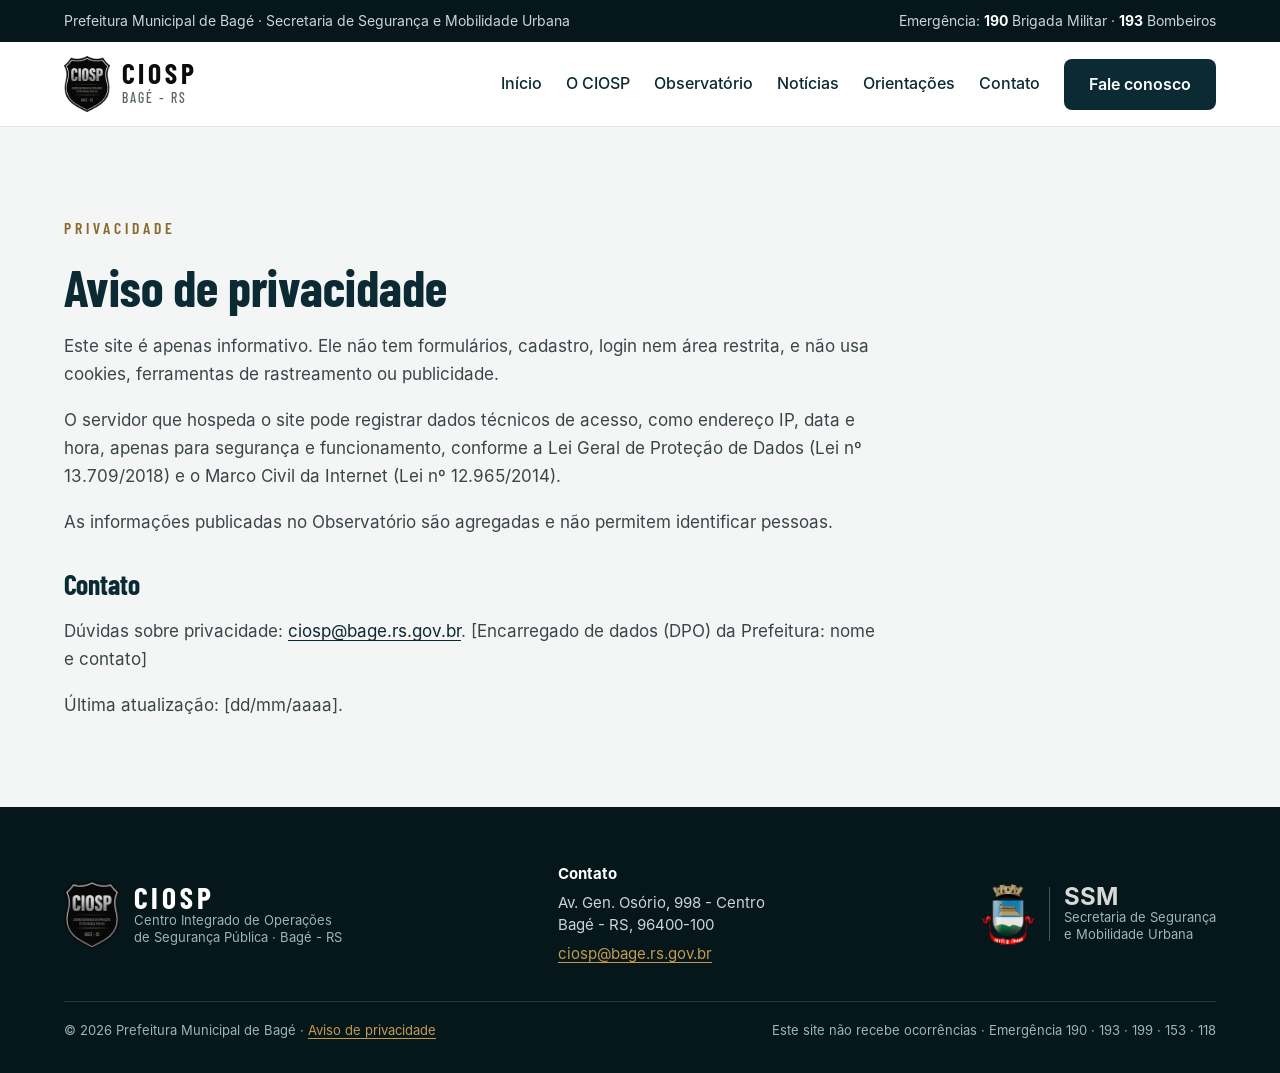
<file: publico/privacidade.html>
<!doctype html>
<html lang="pt-BR">
<head>
<meta charset="utf-8">
<meta name="viewport" content="width=device-width, initial-scale=1">
<title>Aviso de privacidade · CIOSP Bagé</title>
<meta name="description" content="Como o site do CIOSP Bagé trata dados pessoais.">
<meta name="theme-color" content="#0B2A33">
<meta name="referrer" content="strict-origin-when-cross-origin">
<meta property="og:title" content="Aviso de privacidade · CIOSP Bagé">
<meta property="og:description" content="Como o site do CIOSP Bagé trata dados pessoais.">
<meta property="og:type" content="website">
<meta property="og:locale" content="pt_BR">
<link rel="icon" href="favicon.ico" sizes="48x48">
<link rel="apple-touch-icon" href="assets/img/apple-touch-icon.png">
<link rel="preload" href="assets/fonts/barlow-condensed-700.woff" as="font" type="font/woff" crossorigin>
<link rel="preload" href="assets/fonts/inter-400.woff" as="font" type="font/woff" crossorigin>
<link rel="stylesheet" href="assets/css/site.css?v=54d24e4b19">
</head>
<body>
<a class="pular" href="#conteudo">Pular para o conteúdo</a>

<div class="faixa-topo">
<div class="container">
<span>Prefeitura Municipal de Bagé · Secretaria de Segurança e Mobilidade Urbana</span>
<span>Emergência: <a href="tel:190"><strong>190</strong></a> Brigada Militar · <a href="tel:193"><strong>193</strong></a> Bombeiros</span>
</div>
</div>

<header class="cabecalho">
<div class="container">
<a class="marca" href="index.html">
<img src="assets/img/escudo-ciosp-pequeno.webp" width="46" height="56" alt="">
<span class="marca__nome"><span class="marca__sigla">CIOSP</span><span class="marca__local">BAGÉ - RS</span></span>
<span class="sr-only">Página inicial do CIOSP Bagé</span>
</a>
<nav class="menu" aria-label="Principal">
<ul>
<li><a href="index.html">Início</a></li>
<li><a href="o-ciosp.html">O CIOSP</a></li>
<li><a href="observatorio.html">Observatório</a></li>
<li><a href="index.html#noticias">Notícias</a></li>
<li><a href="index.html#orientacoes">Orientações</a></li>
<li><a href="#contato">Contato</a></li>
</ul>
</nav>
<a class="botao botao--escuro" href="mailto:ciosp@bage.rs.gov.br">Fale conosco</a>
</div>
</header>

<main id="conteudo">
<section class="container simples" aria-labelledby="titulo-priv">
<span class="etiqueta">Privacidade</span>
<h1 id="titulo-priv">Aviso de privacidade</h1>
<div class="texto-corrido">
<p>Este site é apenas informativo. Ele não tem formulários, cadastro, login nem área restrita, e não usa cookies, ferramentas de rastreamento ou publicidade.</p>
<p>O servidor que hospeda o site pode registrar dados técnicos de acesso, como endereço IP, data e hora, apenas para segurança e funcionamento, conforme a Lei Geral de Proteção de Dados (Lei nº 13.709/2018) e o Marco Civil da Internet (Lei nº 12.965/2014).</p>
<p>As informações publicadas no Observatório são agregadas e não permitem identificar pessoas.</p>
<h2>Contato</h2>
<p>Dúvidas sobre privacidade: <a href="mailto:ciosp@bage.rs.gov.br">ciosp@bage.rs.gov.br</a>. [Encarregado de dados (DPO) da Prefeitura: nome e contato]</p>
<p>Última atualização: [dd/mm/aaaa].</p>
</div>
</section>
</main>

<footer class="rodape" id="contato">
<div class="container">
<div class="rodape__blocos">
<div class="rodape__marca">
<img src="assets/img/escudo-ciosp-pequeno.webp" width="56" height="69" alt="">
<div><span class="rodape__sigla">CIOSP</span><small>Centro Integrado de Operações<br>de Segurança Pública · Bagé - RS</small></div>
</div>
<address class="rodape__contato">
<strong>Contato</strong>
<span>Av. Gen. Osório, 998 - Centro<br>Bagé - RS, 96400-100</span>
<a href="mailto:ciosp@bage.rs.gov.br">ciosp@bage.rs.gov.br</a>
</address>
<div class="rodape__ssm">
<img src="assets/img/brasao-bage.webp" width="54" height="62" alt="Brasão do Município de Bagé">
<span class="rodape__divisor" aria-hidden="true"></span>
<div><b>SSM</b><small>Secretaria de Segurança<br>e Mobilidade Urbana</small></div>
</div>
</div>
<div class="rodape__base">
<span>© 2026 Prefeitura Municipal de Bagé · <a href="privacidade.html">Aviso de privacidade</a></span>
<span>Este site não recebe ocorrências · Emergência 190 · 193 · 199 · 153 · 118</span>
</div>
</div>
</footer>
</body>
</html>
</file>
<file: publico/assets/css/site.css>
/* CIOSP Bagé — folha de estilos do site
   Identidade: Manual da marca CIOSP v1.1 (petróleo, dourado, Barlow Condensed + Inter).
   Nenhum estilo em linha nas páginas: a política de segurança (CSP) só aceita este arquivo. */

@font-face { font-family: "Barlow Condensed"; src: url("../fonts/barlow-condensed-500.woff") format("woff"); font-weight: 500; font-display: swap; }
@font-face { font-family: "Barlow Condensed"; src: url("../fonts/barlow-condensed-600.woff") format("woff"); font-weight: 600; font-display: swap; }
@font-face { font-family: "Barlow Condensed"; src: url("../fonts/barlow-condensed-700.woff") format("woff"); font-weight: 700; font-display: swap; }
@font-face { font-family: "Inter"; src: url("../fonts/inter-400.woff") format("woff"); font-weight: 400; font-display: swap; }
@font-face { font-family: "Inter"; src: url("../fonts/inter-500.woff") format("woff"); font-weight: 500; font-display: swap; }
@font-face { font-family: "Inter"; src: url("../fonts/inter-600.woff") format("woff"); font-weight: 600; font-display: swap; }
@font-face { font-family: "Inter"; src: url("../fonts/inter-700.woff") format("woff"); font-weight: 700; font-display: swap; }

:root {
  --petroleo: #0B2A33;
  --petroleo-profundo: #06171C;
  --petroleo-medio: #16404B;
  --dourado: #C39A4E;
  --dourado-escuro: #8A6A2E;
  --preto: #0A0B0B;
  --cinza-azulado: #9FB4BA;
  --gelo: #C9D6D9;
  --fundo: #F4F6F6;
  --branco: #FFFFFF;
  --texto: #1E2B30;
  --texto-2: #3A4548;
  --texto-3: #5A6568;
  --linha: #E1E5E6;
  --alerta: #B3181F;
  --titulo: "Barlow Condensed", "Arial Narrow", "Roboto Condensed", sans-serif;
  --corpo: "Inter", system-ui, -apple-system, "Segoe UI", Arial, sans-serif;
  --largura: 1200px;
}

*, *::before, *::after { box-sizing: border-box; }
html { -webkit-text-size-adjust: 100%; scroll-behavior: smooth; }
@media (prefers-reduced-motion: reduce) { html { scroll-behavior: auto; } }
body { margin: 0; font-family: var(--corpo); font-size: 16px; line-height: 1.6; color: var(--texto); background: var(--fundo); }
img, svg { max-width: 100%; height: auto; }
a { color: var(--petroleo); text-underline-offset: 3px; }
a:hover { color: var(--dourado-escuro); }
:focus-visible { outline: 3px solid var(--dourado); outline-offset: 3px; border-radius: 4px; }
h1, h2, h3 { font-family: var(--titulo); font-weight: 700; line-height: 1.05; margin: 0; }
p { margin: 0; }
ul { margin: 0; padding: 0; list-style: none; }

.container { max-width: var(--largura); margin: 0 auto; padding-left: 24px; padding-right: 24px; }
.sr-only { position: absolute; width: 1px; height: 1px; padding: 0; margin: -1px; overflow: hidden; clip: rect(0 0 0 0); white-space: nowrap; border: 0; }
.pular { position: absolute; left: 16px; top: -60px; z-index: 100; background: var(--dourado); color: var(--preto); font-weight: 600; padding: 10px 16px; border-radius: 8px; text-decoration: none; }
.pular:focus { top: 12px; }

/* Etiquetas e títulos de seção */
.etiqueta { font-family: var(--titulo); font-weight: 600; font-size: 16px; letter-spacing: 4px; text-transform: uppercase; color: var(--dourado-escuro); }
.etiqueta--clara { color: var(--dourado); font-size: 18px; letter-spacing: 5px; }
.titulo-secao { display: flex; align-items: center; gap: 14px; }
.titulo-secao::before { content: ""; width: 32px; height: 3px; background: var(--dourado); flex-shrink: 0; }
.titulo-secao h2 { font-size: 28px; letter-spacing: 2px; text-transform: uppercase; color: var(--petroleo); }
.h2-grande { font-size: clamp(32px, 4vw, 44px); color: var(--petroleo); }

/* Botões */
.botao { display: inline-flex; align-items: center; justify-content: center; gap: 8px; min-height: 48px; padding: 12px 24px; border-radius: 8px; font-weight: 600; font-size: 16px; text-decoration: none; border: 1px solid transparent; }
.botao--dourado { background: var(--dourado); color: var(--preto); }
.botao--dourado:hover { background: #D2AC62; color: var(--preto); }
.botao--escuro { background: var(--petroleo); color: var(--branco); }
.botao--escuro:hover { background: var(--petroleo-medio); color: var(--branco); }
.botao--contorno-claro { border-color: var(--cinza-azulado); color: var(--branco); }
.botao--contorno-claro:hover { border-color: var(--branco); color: var(--branco); }
.botao--contorno { border-color: var(--petroleo); color: var(--petroleo); background: var(--branco); }

/* Faixa institucional */
.faixa-topo { background: var(--petroleo-profundo); color: var(--gelo); font-size: 14px; }
.faixa-topo .container { display: flex; flex-wrap: wrap; justify-content: space-between; gap: 4px 16px; padding-top: 10px; padding-bottom: 10px; }
.faixa-topo strong { color: var(--branco); }

/* Cabeçalho */
.cabecalho { background: var(--branco); border-bottom: 1px solid var(--linha); }
.cabecalho .container { display: flex; flex-wrap: wrap; align-items: center; gap: 12px 24px; padding-top: 14px; padding-bottom: 14px; }
.marca { display: flex; align-items: center; gap: 12px; text-decoration: none; color: var(--preto); }
.marca img { width: 46px; height: 56px; object-fit: contain; }
.marca__nome { display: flex; flex-direction: column; }
.marca__sigla { font-family: var(--titulo); font-weight: 700; font-size: 28px; letter-spacing: 4px; line-height: 1; }
.marca__local { font-family: var(--titulo); font-weight: 500; font-size: 14px; letter-spacing: 2px; color: var(--texto-3); }
.menu { margin-left: auto; }
.menu ul { display: flex; flex-wrap: wrap; gap: 0 24px; }
.menu a { display: inline-block; padding: 12px 0; font-weight: 500; text-decoration: none; border-bottom: 2px solid transparent; }
.menu a[aria-current="page"] { color: var(--dourado-escuro); font-weight: 700; border-bottom-color: var(--dourado); }
@media (max-width: 760px) {
  .menu { margin-left: 0; width: 100%; overflow-x: auto; }
  .menu ul { flex-wrap: nowrap; gap: 0 20px; }
  .menu a { white-space: nowrap; }
  .cabecalho .botao { display: none; }
}

/* Destaques escuros (heróis) */
.heroi { position: relative; overflow: hidden; color: var(--branco); background: radial-gradient(circle at 75% 50%, #0F3A45 0%, #0A2730 35%, #061419 85%); }
.heroi__radar { position: absolute; right: -120px; top: 0; width: 1200px; height: 620px; pointer-events: none; }
.heroi__conteudo { position: relative; display: flex; flex-wrap: wrap; align-items: center; gap: 48px; padding-top: 96px; padding-bottom: 96px; }
.heroi__texto { flex: 999 1 520px; min-width: 0; display: flex; flex-direction: column; gap: 24px; }
.heroi h1 { font-size: clamp(40px, 6vw, 64px); }
.heroi__lead { font-size: 20px; line-height: 1.55; color: var(--gelo); max-width: 560px; }
.heroi__acoes { display: flex; flex-wrap: wrap; gap: 14px; margin-top: 8px; }
.heroi__escudo { flex: 1 1 280px; display: flex; justify-content: center; }
.heroi__escudo img { width: 300px; height: auto; }
.heroi--interna .heroi__conteudo { display: block; padding-top: 40px; padding-bottom: 72px; }
.heroi--interna .heroi__texto { gap: 18px; max-width: 820px; }
.heroi--interna h1 { font-size: clamp(38px, 5vw, 60px); }
.heroi--com-filtro .heroi__conteudo { padding-bottom: 104px; }
.trilha { font-size: 14px; color: var(--cinza-azulado); margin-bottom: 24px; }
.trilha a { color: var(--gelo); }
@media (max-width: 760px) { .heroi__escudo { display: none; } .heroi__conteudo { padding-top: 56px; padding-bottom: 72px; } }

/* Cartão flutuante (emergência, filtros) */
.flutuante { position: relative; margin-top: -40px; }
.cartao-flutuante { background: var(--branco); border-radius: 14px; box-shadow: 0 10px 30px rgba(6, 23, 28, 0.12); padding: 24px 28px; display: flex; flex-wrap: wrap; align-items: center; gap: 20px 32px; }
.emergencia { display: flex; align-items: center; gap: 12px; text-decoration: none; }
.emergencia__numero { font-family: var(--titulo); font-weight: 700; font-size: 44px; line-height: 1; color: var(--alerta); }
.emergencia__nome { font-size: 15px; line-height: 1.3; color: var(--texto-2); }
.emergencia__aviso { flex: 1 1 260px; font-size: 15px; line-height: 1.45; color: var(--texto-3); }

/* Seções */
.secao { padding-top: 72px; padding-bottom: 40px; }
.secao--ultima { padding-bottom: 88px; }
.secao__cabeca { display: flex; flex-wrap: wrap; justify-content: space-between; align-items: flex-end; gap: 12px; margin-bottom: 28px; }
.secao__cabeca > div { display: flex; flex-direction: column; gap: 10px; }
.texto-corrido { display: flex; flex-direction: column; gap: 18px; max-width: 820px; font-size: 17px; line-height: 1.65; color: var(--texto-2); }
.sobre-resumo { display: flex; flex-direction: column; gap: 18px; align-items: flex-start; }

/* Notícias */
.grade-3 { display: grid; grid-template-columns: repeat(auto-fit, minmax(280px, 1fr)); gap: 24px; }
.noticia { display: flex; flex-direction: column; background: var(--branco); border: 1px solid var(--linha); border-radius: 14px; overflow: hidden; text-decoration: none; color: inherit; }
.noticia__foto { aspect-ratio: 16 / 10; background: var(--petroleo-medio); color: var(--cinza-azulado); display: flex; align-items: center; justify-content: center; font-size: 14px; letter-spacing: 2px; }
.noticia__texto { padding: 20px 22px 24px; display: flex; flex-direction: column; gap: 8px; }
.noticia__meta { font-family: var(--titulo); font-weight: 600; font-size: 14px; letter-spacing: 2px; color: var(--dourado-escuro); }
.noticia__titulo { font-family: var(--titulo); font-weight: 700; font-size: 26px; line-height: 1.1; color: var(--petroleo); }

/* Orientações */
.grade-4 { display: grid; grid-template-columns: repeat(auto-fit, minmax(240px, 1fr)); gap: 16px; }
.orientacao { background: var(--branco); border: 1px solid var(--linha); border-radius: 14px; padding: 24px; display: flex; flex-direction: column; gap: 10px; }
.orientacao svg { width: 36px; height: 36px; stroke: var(--petroleo); }
.orientacao h3 { font-size: 24px; color: var(--petroleo); }
.orientacao p { font-size: 15px; color: var(--texto-3); }

/* Números */
.numeros { background: var(--petroleo); color: var(--branco); }
.numeros .container { padding-top: 72px; padding-bottom: 72px; }
.numeros h2 { font-size: clamp(32px, 4vw, 44px); }
.numeros a { color: var(--dourado); font-weight: 600; }
.numeros a:hover { color: var(--branco); }
.grade-numeros { display: grid; grid-template-columns: repeat(auto-fit, minmax(200px, 1fr)); gap: 24px; }
.numero { border-top: 3px solid var(--dourado); padding-top: 18px; display: flex; flex-direction: column; gap: 6px; }
.numero__valor { font-family: var(--titulo); font-weight: 700; font-size: 60px; line-height: 1; }
.numero__rotulo { font-size: 15px; color: var(--gelo); }

/* Canais */
.canais { display: flex; flex-wrap: wrap; align-items: center; justify-content: space-between; gap: 24px; }
.canais h2 { font-size: 34px; color: var(--petroleo); }
.canais p { color: var(--texto-3); }
.canais__lista { display: flex; flex-wrap: wrap; gap: 12px; }
.canal { display: inline-flex; align-items: center; min-height: 48px; padding: 10px 20px; border: 1px solid var(--petroleo); border-radius: 999px; font-weight: 600; color: var(--petroleo); background: var(--branco); }

/* O CIOSP */
.duas-colunas { display: flex; flex-wrap: wrap; gap: 48px; align-items: flex-start; }
.duas-colunas > .texto-corrido { flex: 999 1 520px; min-width: 0; }
.quadro-escuro { flex: 1 1 320px; background: var(--petroleo); border-radius: 16px; padding: 32px; color: var(--branco); display: flex; flex-direction: column; gap: 20px; }
.quadro-escuro h2 { font-size: 26px; letter-spacing: 1px; }
.quadro-escuro h2::before { content: ""; display: block; width: 40px; height: 3px; background: var(--dourado); margin-bottom: 12px; }
.pilares { display: flex; flex-direction: column; gap: 18px; }
.pilares li { display: flex; gap: 14px; }
.pilares li::before { content: ""; width: 8px; height: 8px; border-radius: 4px; background: var(--dourado); margin-top: 8px; flex-shrink: 0; }
.pilares strong { display: block; font-size: 16px; }
.pilares span { font-size: 14px; line-height: 1.5; color: var(--gelo); }

.mosaico { display: grid; grid-template-columns: repeat(auto-fill, minmax(150px, 1fr)); gap: 14px; margin-top: 20px; }
.mosaico li { background: var(--branco); border: 1px solid var(--linha); border-radius: 12px; padding: 20px 12px 16px; display: flex; flex-direction: column; align-items: center; justify-content: space-between; gap: 12px; text-align: center; }
.voltar { display: inline-block; margin-top: 32px; font-weight: 600; }

/* Observatório */
.filtros { align-items: flex-end; }
.filtros label { display: flex; flex-direction: column; gap: 6px; font-size: 13px; font-weight: 600; color: var(--texto-2); }
.filtros select { min-width: 150px; height: 48px; border: 1px solid #A9B3B6; border-radius: 8px; padding: 0 12px; font: inherit; font-size: 15px; color: var(--petroleo); background: var(--branco); }
.filtros__fonte { flex: 1 1 260px; display: flex; flex-direction: column; gap: 2px; font-size: 14px; color: var(--texto-3); text-align: right; }
.filtros__fonte strong { color: var(--petroleo); }
.aviso-dados { margin-top: 12px; font-size: 14px; color: var(--texto-3); }
.indicadores { display: grid; grid-template-columns: repeat(auto-fill, minmax(210px, 1fr)); gap: 14px; margin-top: 20px; }
.indicador { background: var(--branco); border: 1px solid var(--linha); border-radius: 12px; padding: 20px; display: flex; flex-direction: column; gap: 8px; }
.indicador__nome { font-size: 14px; font-weight: 600; color: var(--texto-2); min-height: 44px; }
.indicador__valor { font-family: var(--titulo); font-weight: 700; font-size: 44px; line-height: 1; color: var(--petroleo); }
.indicador__variacao { font-size: 13px; color: var(--texto-3); }
.graficos { display: flex; flex-wrap: wrap; gap: 24px; }
.grafico { margin: 0; background: var(--branco); border: 1px solid var(--linha); border-radius: 14px; padding: 26px; display: flex; flex-direction: column; gap: 16px; }
.grafico--largo { flex: 999 1 560px; min-width: 0; }
.grafico--estreito { flex: 1 1 340px; }
.grafico figcaption { display: flex; flex-wrap: wrap; justify-content: space-between; gap: 4px 8px; }
.grafico figcaption strong { font-family: var(--titulo); font-size: 24px; color: var(--petroleo); }
.grafico figcaption span, .grafico__nota { font-size: 13px; color: var(--texto-3); }
.barras { height: 220px; display: flex; align-items: flex-end; gap: 8px; border-bottom: 1px solid #C9CFD1; padding: 0 4px; }
.barras span { flex: 1; background: #D9E1E3; border-radius: 4px 4px 0 0; }
.barras span:nth-child(1) { height: 55%; } .barras span:nth-child(2) { height: 62%; } .barras span:nth-child(3) { height: 48%; }
.barras span:nth-child(4) { height: 70%; } .barras span:nth-child(5) { height: 58%; } .barras span:nth-child(6) { height: 66%; }
.barras span:nth-child(7) { height: 52%; } .barras span:nth-child(8) { height: 60%; } .barras span:nth-child(9) { height: 72%; }
.barras span:nth-child(10) { height: 57%; } .barras span:nth-child(11) { height: 63%; } .barras span:nth-child(12) { height: 68%; }
.meses { display: flex; gap: 8px; padding: 0 4px; font-size: 12px; color: var(--texto-3); }
.meses span { flex: 1; text-align: center; }
.bairros { display: flex; flex-direction: column; gap: 12px; }
.bairros li { display: flex; align-items: center; gap: 12px; font-size: 14px; color: var(--texto-2); }
.bairros__nome { flex: 0 0 120px; }
.bairros__barra { flex: 1; height: 10px; background: #E9EEEF; border-radius: 5px; overflow: hidden; }
.bairros__barra i { display: block; height: 10px; background: #D9E1E3; }
.bairros li:nth-child(1) i { width: 86%; } .bairros li:nth-child(2) i { width: 72%; } .bairros li:nth-child(3) i { width: 64%; }
.bairros li:nth-child(4) i { width: 55%; } .bairros li:nth-child(5) i { width: 47%; } .bairros li:nth-child(6) i { width: 39%; }
.bairros__valor { flex: 0 0 48px; text-align: right; font-weight: 600; }
.paineis { display: grid; grid-template-columns: repeat(auto-fit, minmax(280px, 1fr)); gap: 16px; margin-top: 20px; }
.painel { background: var(--petroleo); border-radius: 14px; padding: 26px; color: var(--branco); display: flex; flex-direction: column; gap: 12px; }
.painel::before { content: ""; width: 32px; height: 3px; background: var(--dourado); }
.painel h3 { font-size: 24px; }
.painel li { display: flex; justify-content: space-between; gap: 12px; font-size: 14px; border-bottom: 1px solid #24505B; padding: 8px 0; color: var(--gelo); }
.painel li strong { color: var(--branco); }
.metodologia { display: flex; flex-wrap: wrap; gap: 32px; }
.metodologia .texto-corrido { flex: 999 1 520px; min-width: 0; font-size: 16px; }
.metodologia__lado { flex: 1 1 300px; display: flex; flex-direction: column; gap: 12px; }
.caixa-aviso { background: var(--branco); border: 1px solid var(--linha); border-radius: 12px; padding: 16px 20px; font-size: 14px; line-height: 1.5; color: var(--texto-2); }

/* Rodapé */
.rodape { background: var(--petroleo-profundo); color: var(--gelo); }
.rodape .container { padding-top: 56px; padding-bottom: 32px; display: flex; flex-direction: column; gap: 36px; }
.rodape__blocos { display: flex; flex-wrap: wrap; justify-content: space-between; gap: 36px; }
.rodape__marca, .rodape__ssm { display: flex; align-items: center; gap: 14px; }
.rodape__marca img { width: 56px; height: 69px; object-fit: contain; }
.rodape__sigla { display: block; font-family: var(--titulo); font-weight: 700; font-size: 30px; letter-spacing: 4px; color: var(--branco); line-height: 1; }
.rodape small { font-size: 13px; color: var(--cinza-azulado); line-height: 1.35; display: block; }
.rodape__contato { display: flex; flex-direction: column; gap: 6px; font-size: 15px; line-height: 1.5; font-style: normal; }
.rodape__contato strong { color: var(--branco); }
.rodape a { color: var(--dourado); }
.rodape a:hover { color: var(--branco); }
.rodape__ssm img { width: 54px; height: 62px; object-fit: contain; }
.rodape__divisor { width: 1px; height: 54px; background: #3C5F68; }
.rodape__ssm b { display: block; font-size: 24px; color: #D9D9D9; line-height: 1; }
.rodape__base { border-top: 1px solid #1E3A42; padding-top: 18px; display: flex; flex-wrap: wrap; justify-content: space-between; gap: 8px; font-size: 13px; color: var(--cinza-azulado); }

/* Página de erro e privacidade */
.simples { min-height: 50vh; display: flex; flex-direction: column; gap: 18px; align-items: flex-start; padding-top: 88px; padding-bottom: 88px; }
.simples h1 { font-size: clamp(36px, 5vw, 52px); color: var(--petroleo); }
.simples h2 { font-size: 28px; color: var(--petroleo); margin-top: 16px; }

@media print {
  .faixa-topo, .menu, .heroi__radar, .canais, .botao { display: none !important; }
  .heroi, .numeros, .painel, .quadro-escuro, .rodape { background: none; color: #000; }
}
.faixa-topo a { color: var(--branco); text-decoration: none; }
.faixa-topo a:hover { color: var(--dourado); }

/* Ajustes para celular */
@media (max-width: 760px) {
  .menu { min-width: 0; max-width: 100%; }
  .emergencia { flex: 1 1 140px; }
  .emergencia__aviso { flex-basis: 100%; }
  .filtros__fonte { text-align: left; }
  .filtros label { flex: 1 1 130px; }
  .filtros select { min-width: 0; width: 100%; }
  .indicadores { grid-template-columns: repeat(2, minmax(0, 1fr)); }
  .indicador { padding: 16px; }
  .indicador__valor { font-size: 36px; }
  .indicador__nome { min-height: 40px; font-size: 13px; }
  .mosaico { grid-template-columns: repeat(2, minmax(0, 1fr)); }
  .heroi__radar { right: -520px; }
  .secao { padding-top: 56px; }
}

html, body { overflow-x: clip; }

/* Instituições: cartão clicável + janela (popover nativo, sem JavaScript) */
.mosaico__dica { margin-top: 12px; font-size: 15px; color: var(--texto-3); }
.mosaico li { padding: 0; border: 0; background: none; }
.inst { width: 100%; height: 100%; background: var(--branco); border: 1px solid var(--linha); border-radius: 12px; padding: 22px 12px 18px; display: flex; flex-direction: column; align-items: center; justify-content: flex-start; gap: 14px; text-align: center; font: inherit; color: inherit; cursor: pointer; transition: border-color .15s, box-shadow .15s, transform .15s; }
.inst:hover { border-color: var(--dourado); box-shadow: 0 8px 22px rgba(11, 42, 51, 0.10); transform: translateY(-2px); }
@media (prefers-reduced-motion: reduce) { .inst { transition: none; } .inst:hover { transform: none; } }
.inst img { width: 120px; height: 120px; object-fit: contain; display: block; }
.inst span:not(.sr-only) { font-size: 14px; font-weight: 600; line-height: 1.3; min-height: 36px; display: flex; align-items: flex-start; justify-content: center; color: var(--petroleo); }
.inst-pop { width: min(500px, calc(100vw - 32px)); min-height: min(500px, calc(100vh - 48px)); max-height: calc(100vh - 48px); overflow: auto; margin: auto; padding: 44px 40px 40px; border: 0; border-top: 4px solid var(--dourado); border-radius: 18px; background: var(--branco); color: var(--texto); box-shadow: 0 24px 60px rgba(6, 23, 28, 0.35); text-align: center; flex-direction: column; align-items: center; justify-content: center; gap: 12px; }
.inst-pop:popover-open { display: flex; }
.inst-pop:not(:popover-open) { display: none; }
.inst-pop::backdrop { background: rgba(6, 23, 28, 0.6); }
.inst-pop__logo { width: 140px; height: 140px; object-fit: contain; flex-shrink: 0; }
.inst-pop h3 { font-size: 30px; color: var(--petroleo); max-width: 380px; margin-top: 6px; }
.inst-pop__filete { width: 56px; height: 3px; background: var(--dourado); margin: 4px 0 6px; flex-shrink: 0; }
.inst-pop p { font-size: 16px; line-height: 1.6; color: var(--texto-2); max-width: 400px; }
.inst-pop h4 { margin: 8px 0 0; font-family: var(--titulo); font-weight: 700; font-size: 16px; letter-spacing: 3px; text-transform: uppercase; color: var(--dourado-escuro); }
.inst-pop__fechar { position: absolute; top: 14px; right: 14px; width: 44px; height: 44px; border: 0; border-radius: 22px; background: var(--fundo); color: var(--petroleo); font-family: var(--corpo); font-size: 30px; font-weight: 400; line-height: 1; cursor: pointer; display: flex; align-items: center; justify-content: center; }
.inst-pop__fechar:hover { background: var(--linha); }
@media (max-width: 760px) { .inst-pop { padding: 40px 22px 28px; min-height: 0; } .inst-pop__logo { width: 112px; height: 112px; } .inst-pop h3 { font-size: 26px; } .inst-pop p { font-size: 15px; } }
</file>
